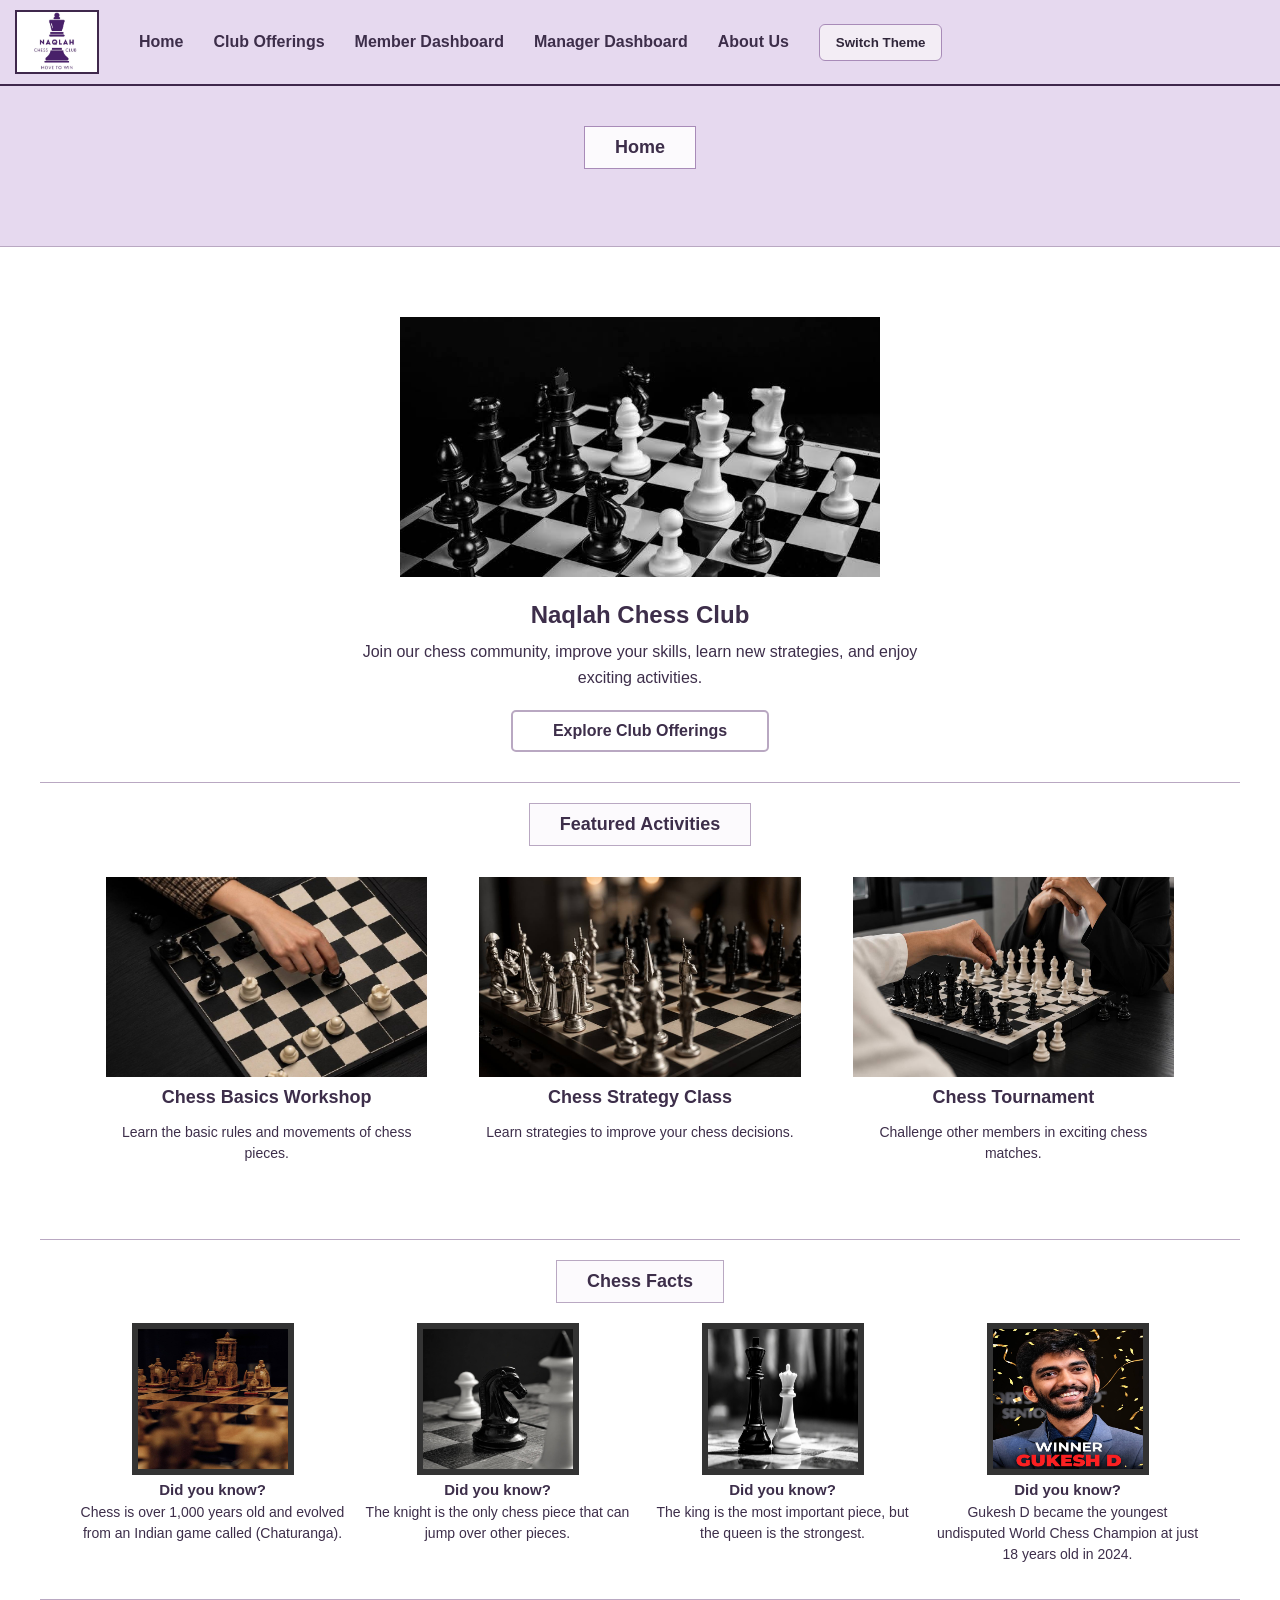
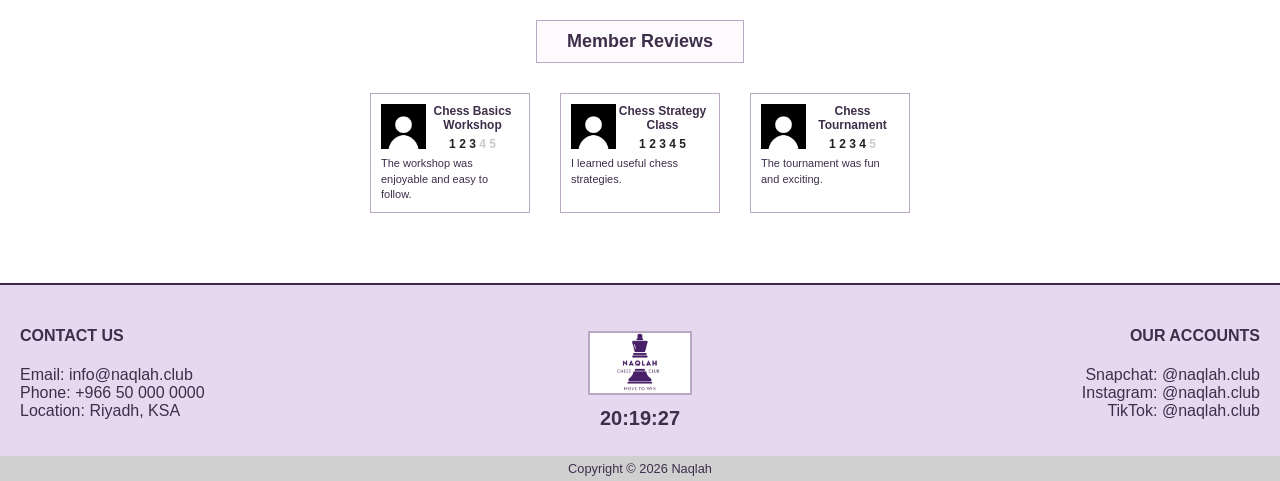
<file: index.html>
<!DOCTYPE html>
<html lang="en">
<head>
    <meta charset="UTF-8">
    <meta name="viewport" content="width=device-width, initial-scale=1">
    <title>Home - Naqlah Chess Club</title>
    <link rel="stylesheet" href="style.css">

</head>
<body class="home-page" onload="startClock()" onscroll="checkScroll()">
        <header>
        <div class="logo-container">
            <img src="images/logo.png" alt="Naqlah Chess Club logo">
        </div>
        <nav>
            <ul>
                <li><a href="index.html">Home</a></li>
                <li><a href="offerings.html">Club Offerings</a></li>
                <li><a href="member_dashboard.html">Member Dashboard</a></li>
                <li><a href="manager_dashboard.html">Manager Dashboard</a></li>
                <li><a href="About_us.html">About Us</a></li>
            </ul>
        </nav>

<button id="themeToggle" type="button" onclick="switchTheme()">Switch Theme</button>    </header>

    <div class="page-header">
      
        <h1 class="page-title">Home</h1>
    </div>

    <main>
       <section class="hero-section">
    <img src="images/hero1.jpg" alt="Naqlah Chess Club" class="hero-image">

    <h2>Naqlah Chess Club</h2>

    <p>
        Join our chess community, improve your skills,
        learn new strategies, and enjoy exciting activities.
    </p>

    <a href="offerings.html" class="explore-btn" >Explore Club Offerings</a>
</section>


<section class="featured-activities">
    <h2 class="section-subtitle">Featured Activities</h2>

    <div class="activities-container">

        <div class="activity-card">
            <img src="images/chess-basics1.jpg" alt="Chess Basics Workshop">

            <h3>Chess Basics Workshop</h3>

            <p class="activity-description">
                Learn the basic rules and movements of chess pieces.
            </p>

            <p class="activity-extra">
                Suitable for beginners who want to start learning chess.
            </p>
        </div>

        <div class="activity-card">
            <img src="images/chess-strategy1.jpg" alt="Chess Strategy Class">

            <h3>Chess Strategy Class</h3>

            <p class="activity-description">
                Learn strategies to improve your chess decisions.
            </p>

            <p class="activity-extra">
                Practice tactics, planning, and strategic thinking.
            </p>
        </div>

        <div class="activity-card">
            <img src="images/chess-tournament1.jpg" alt="Chess Tournament">

            <h3>Chess Tournament</h3>

            <p class="activity-description">
                Challenge other members in exciting chess matches.
            </p>

            <p class="activity-extra">
                Test your skills and gain tournament experience.
            </p>
        </div>

    </div>
</section>


<section class="chess-facts">
    <h2 class="section-subtitle">Chess Facts</h2>

    <div class="facts-container">

        <div class="fact-card">
            <img src="images/fact1.jpg" alt="Chess pieces">
            <h3>Did you know?</h3>
            <p>Chess is over 1,000 years old and evolved from an Indian game called (Chaturanga).</p>
        </div>

        <div class="fact-card">
            <img src="images/fact2.jpg" alt="Chess queen">
            <h3>Did you know?</h3>
            <p>The knight is the only chess piece that can jump over other pieces.</p>
        </div>

        <div class="fact-card">
            <img src="images/fact3.jpg" alt="Chess players">
            <h3>Did you know?</h3>
            <p>The king is the most important piece, but the queen is the strongest.</p>
        </div>

        <div class="fact-card">
            <img src="images/fact4.jpg" alt="Chessboard">
            <h3>Did you know?</h3>
            <p>Gukesh D became the youngest undisputed World Chess Champion at just 18 years old in 2024.</p>
        </div>

    </div>
</section>

<section class="member-reviews">
  <h2 class="section-subtitle">Member Reviews</h2>
<div class="reviews-container">

    <div class="review-card">
        <img src="images/member1.jpg" alt="Member 1">

        <div class="review-content">
            <h3>Chess Basics Workshop</h3>
            <p class="review-rating">
                <span class="active">1</span>
                <span class="active">2</span>
                <span class="active">3</span>
                <span>4</span>
                <span>5</span>
            </p>
        </div>

        <p class="review-text">
            The workshop was enjoyable and easy to follow.
        </p>
    </div>

    <div class="review-card">
        <img src="images/member1.jpg" alt="Member 2">

        <div class="review-content">
            <h3>Chess Strategy Class</h3>
            <p class="review-rating">
                <span class="active">1</span>
                <span class="active">2</span>
                <span class="active">3</span>
                <span class="active">4</span>
                <span class="active">5</span>
            </p>
        </div>

        <p class="review-text">
            I learned useful chess strategies.
        </p>
    </div>

    <div class="review-card">
        <img src="images/member1.jpg" alt="Member 3">

        <div class="review-content">
            <h3>Chess Tournament</h3>
            <p class="review-rating">
                <span class="active">1</span>
                <span class="active">2</span>
                <span class="active">3</span>
                <span class="active">4</span>
                <span>5</span>
            </p>
        </div>

        <p class="review-text">
            The tournament was fun and exciting.
        </p>
   </div>
</div>
</section>
           
    </main>

    <footer>
        
        <div class="footer-col">

            <h2>CONTACT US</h2>

            <ul class="contact-list">
                <li>Email: info@naqlah.club</li>
                <li>Phone: +966 50 000 0000</li>
                <li>Location: Riyadh, KSA</li>
            </ul>
            
        </div>
        


        <div class="footer-col footer-logo">

            <div><img src="images/logo.png" alt="Naqlah Chess Club logo"></div>
            <p id="clock"></p>
        </div>

        <div class="footer-col footer-right">

            <h2>OUR ACCOUNTS</h2>
        
            <ul class="social-list">
                <li>Snapchat: @naqlah.club</li>
                <li>Instagram: @naqlah.club</li>
                <li>TikTok: @naqlah.club</li>
            </ul>
        </div>

    </footer>
    <div class="copyright">
        Copyright &copy; 2026 Naqlah
    </div>
    <button id="backToTop" onclick="backToTop()">
        Back to Top ▲
    </button>
        <script src="home-Offerings_js.js"></script>
    <script src="theme.js"></script>

</body>
</html>
</file>
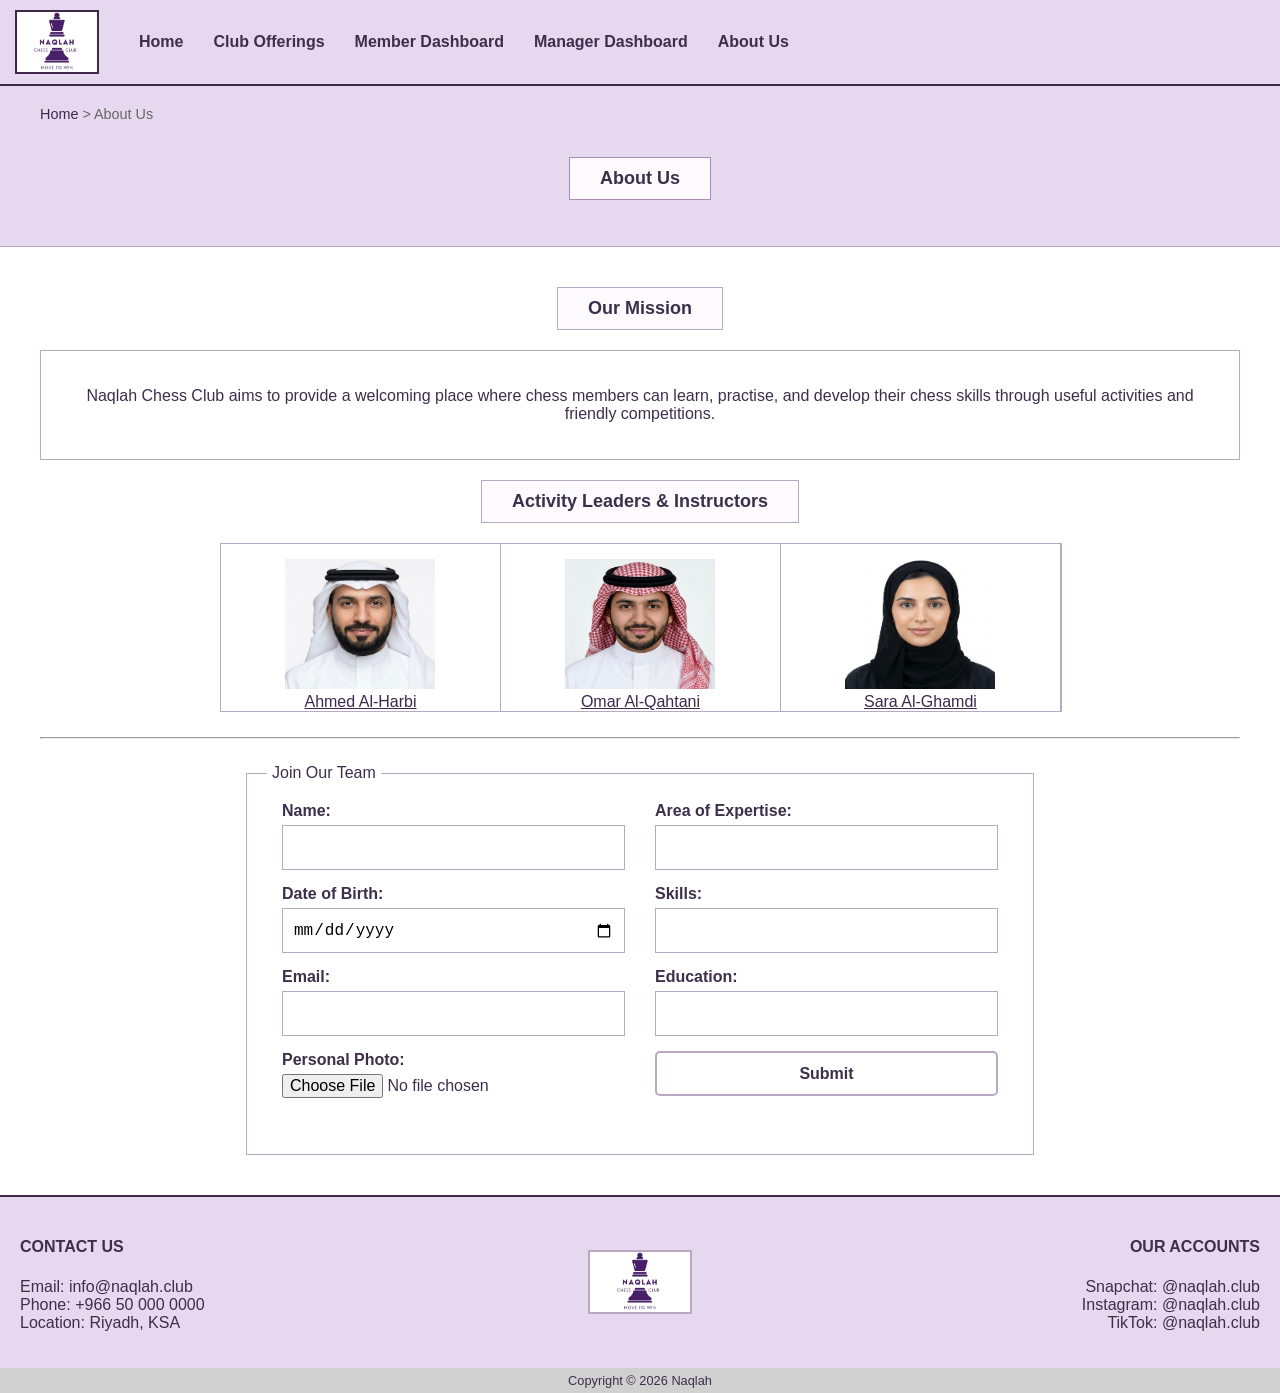
<file: About_us.html>
<!DOCTYPE html>
<html lang="en">
<head>
    <meta charset="UTF-8">
    <title>About Us - Naqlah Chess Club</title>
    <link rel="stylesheet" href="style.css">
    <script src="About_us_js.js"></script>
</head>
<body>
    <header>
        <div class="logo-container">
            <img src="images/logo.png" alt="Naqlah Chess Club logo">
        </div>
        <nav>
            <ul>
                <li><a href="index.html">Home</a></li>
                <li><a href="offerings.html">Club Offerings</a></li>
                <li><a href="member_dashboard.html">Member Dashboard</a></li>
                <li><a href="manager_dashboard.html">Manager Dashboard</a></li>
                <li><a href="About_us.html">About Us</a></li>
            </ul>
        </nav>
    </header>

    <div class="page-header">
        <div class="breadcrumbs">
            <a href="index.html">Home</a> &gt; About Us
        </div>
        <h1 class="page-title">About Us</h1>
    </div>

    <main>
        <section class="mission-section">

          <h2 class="section-subtitle">Our Mission</h2>
          <div class="mission-box">
                <p>Naqlah Chess Club aims to provide a welcoming place where chess members can learn, practise, and develop their chess skills through useful activities and friendly competitions.</p>
          </div>

        </section>

        <section class="leaders-section">
           <h2 class="section-subtitle">Activity Leaders &amp; Instructors</h2>
            <div class="leaders-list">
                <div class="leader-card">
                    <img src="images/instructor1_photo.jpg" alt="Ahmed Al-Harbi photo">
                    <a href="instructor1.html">Ahmed Al-Harbi</a>                    
                </div>

               <div class="leader-card">
                    <img src="images/instructor2_photo.jpg" alt="Omar Al-Qahtani photo">
                    <a href="instructor2.html">Omar Al-Qahtani</a>
                </div>

                <div class="leader-card">
                   <img src="images/instructor3_photo.jpg" alt="Sara Al-Ghamdi photo">
                   <a href="instructor3.html">Sara Al-Ghamdi</a>
                </div>

                 <div class="leader-card">
                   <img src="images/instructor4_photo.jpg" alt="Khalid Al-Mutairi photo">
                   <a href="instructor4.html">Khalid Al-Mutairi</a>
                </div>

                 <div class="leader-card">
                   <img src="images/instructor5_photo.jpg" alt="Noor Al-Zahrani photo">
                   <a href="instructor5.html">Noor Al-Zahrani</a>
                </div>

                 <div class="leader-card">
                   <img src="images/instructor6_photo.jpg" alt="Reem Al-Otaibi photo">
                   <a href="instructor6.html">Reem Al-Otaibi</a>
                </div>

            </div>
       </section>
            <hr>

        <div class="form-container">

    <form id="joinTeamForm" action="#" method="post" novalidate onsubmit="return submitJoinTeam();">                <fieldset>
                    <legend>Join Our Team</legend>

                    <div class="form-row">

                        <div class="form-col">

                            <label for="name">Name:</label>
                            <input type="text" id="name" name="name" required>

                            <label for="birth">Date of Birth:</label>
                            <input type="date" id="birth" name="birth" required>

                            <label for="email">Email:</label>
                            <input type="email" id="email" name="email" required>

                            <label for="photo">Personal Photo:</label>
                            <input type="file" id="photo" name="photo" accept="image/*" required>
                        </div>

                        <div class="form-col">

                            <label for="expertise">Area of Expertise:</label>
                            <input type="text" id="expertise" name="expertise" required>

                            <label for="skills">Skills:</label>
                            <input type="text" id="skills" name="skills" required>

                             <label for="education">Education:</label>
                            <input type="text" id="education" name="education" required>

                            <input type="submit" value="Submit" class="submit-btn">

                         </div>

                     </div>

              </fieldset>

    </form>

</div>
    </main>

    <footer>
        <div class="footer-col">
            <h2>CONTACT US</h2>
            <ul class="contact-list">
                <li>Email: info@naqlah.club</li>
                <li>Phone: +966 50 000 0000</li>
                <li>Location: Riyadh, KSA</li>
            </ul>
        </div>
        <div class="footer-col footer-logo">
            <div><img src="images/logo.png" alt="Naqlah Chess Club logo"></div>
        </div>
        <div class="footer-col footer-right">
            <h2>OUR ACCOUNTS</h2>
            <ul class="social-list">
                <li>Snapchat: @naqlah.club</li>
                <li>Instagram: @naqlah.club</li>
                <li>TikTok: @naqlah.club</li>
            </ul>
        </div>
    </footer>
    <div class="copyright">
        Copyright &copy; 2026 Naqlah
    </div>
        <script src="theme.js"></script>

</body>
</html>
</file>
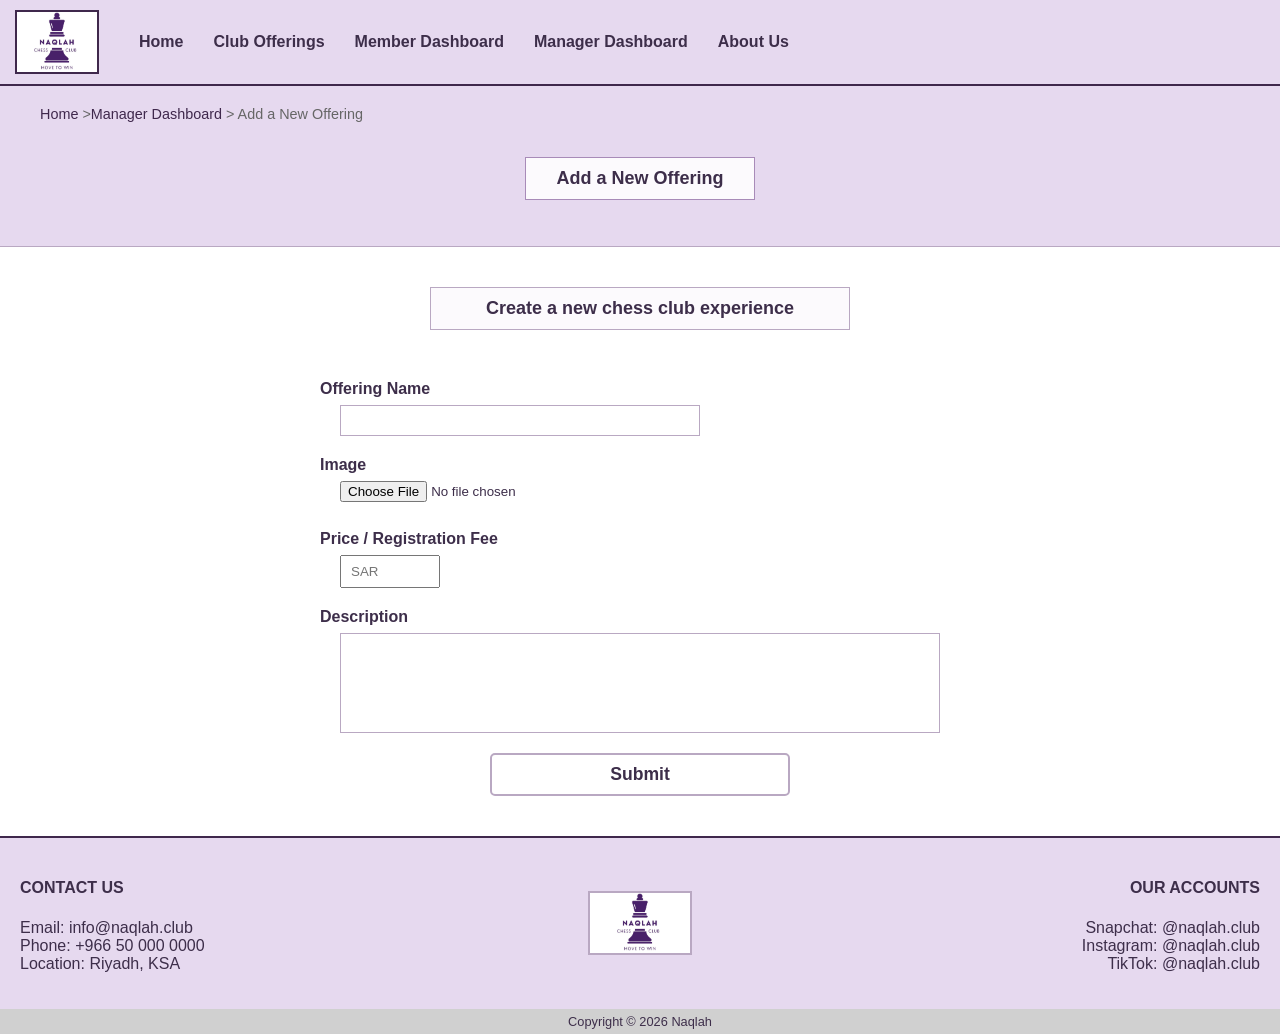
<file: add_offering.html>
<!DOCTYPE html>
<html lang="en">
<head>
    <meta charset="UTF-8">
    <title>Add a New Offering - Naqlah Chess Club</title>
    <link rel="stylesheet" href="style.css">
    <script src="manager_js.js"></script>
</head>

<body>
    <header>
        <div class="logo-container">
            <img src="images/logo.png" alt="Naqlah Chess Club logo">
        </div>
        <nav>
            <ul>
                <li><a href="index.html">Home</a></li>
                <li><a href="offerings.html">Club Offerings</a></li>
                <li><a href="member_dashboard.html">Member Dashboard</a></li>
                <li><a href="manager_dashboard.html">Manager Dashboard</a></li>
                <li><a href="About_us.html">About Us</a></li>
            </ul>
        </nav>
    </header>

    <div class="page-header">
        <div class="breadcrumbs">
            <a href="index.html">Home</a> &gt;<a href="manager_dashboard.html">Manager Dashboard</a> &gt; Add a New Offering
        </div>
            <h1 class="page-title">Add a New Offering</h1>
    </div>

<main> 
        <p class="manager-intro">Create a new chess club experience</p>
        <form class="manager-add-form" id="addOfferingForm" action="#" method="post" novalidate onsubmit="return addOffering();">
          <label for="offering-name">Offering Name</label>
             <input type="text" id="offering-name" name="offering_name" required>

          <label for="offering-image">Image</label>
             <input type="file" id="offering-image" name="offering_image" accept="image/*" required>
         
          <label for="offering-price">Price / Registration Fee</label>
            <input type="number" id="offering-price" name="offering_price" min="0" placeholder="SAR" required>
          
          <label for="offering-description">Description</label>
            <textarea id="offering-description" name="offering_description" required></textarea>
            
          <input type="submit" value="Submit" class="submit-btn">
        </form>
</main>


<footer>
     <div class="footer-col">
         <h2>CONTACT US</h2>
            <ul class="contact-list">
                <li>Email: info@naqlah.club</li>
                <li>Phone: +966 50 000 0000</li>
                <li>Location: Riyadh, KSA</li>
            </ul>
        </div>
        <div class="footer-col footer-logo">
            <div><img src="images/logo.png" alt="Naqlah Chess Club logo" ></div>
        </div>
        <div class="footer-col footer-right">
            <h2>OUR ACCOUNTS</h2>
         <ul class="social-list">
              <li>Snapchat: @naqlah.club</li>
                <li>Instagram: @naqlah.club</li>
                <li>TikTok: @naqlah.club</li>
           </ul>
     </div>
</footer>

      <div class="copyright">
        Copyright &copy; 2026 Naqlah
      </div>
    <script src="theme.js"></script>

</body>
</html>
</file>
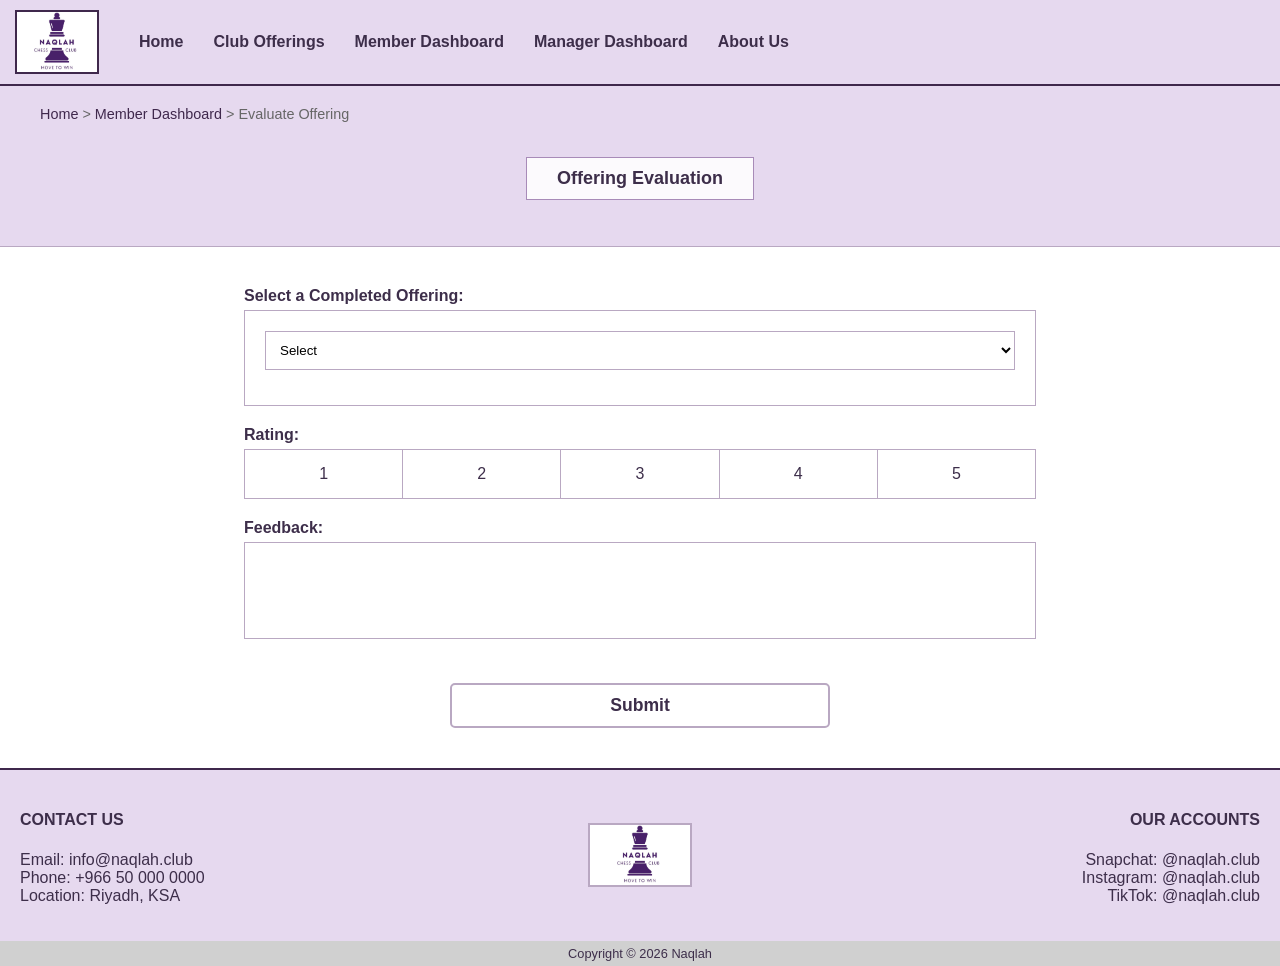
<file: evaluate_offering.html>
<!DOCTYPE html>
<html lang="en">
<head>
    <meta charset="UTF-8">
<title>Evaluate Offering - Naqlah Chess Club</title>
    <link rel="stylesheet" href="style.css">
</head>
<body class="member-pages">
    <header>
        <div class="logo-container">
            <img src="images/logo.png" alt="Naqlah Chess Club logo">
        </div>
        <nav>
              <ul>
                <li><a href="index.html">Home</a></li>
                <li><a href="offerings.html">Club Offerings</a></li>
                <li><a href="member_dashboard.html">Member Dashboard</a></li>
                <li><a href="manager_dashboard.html">Manager Dashboard</a></li>
                <li><a href="About_us.html">About Us</a></li>
            </ul>
        </nav>
    </header>

    <div class="page-header">
        <div class="breadcrumbs">
            <a href="index.html">Home</a> &gt; <a href="member_dashboard.html">Member Dashboard</a> &gt; Evaluate Offering
        </div>
        <h1 class="page-title">Offering Evaluation</h1>
    </div>

    <main>
        <div class="form-container">
            <form action="#" method="POST" onsubmit="return evaluateOffering();">
                
                <label for="evalOfferingSelect">Select a Completed Offering:</label>
                <div class="select-box-container">
                    <select id="evalOfferingSelect" name="offering" required title="Please select a completed offering.">
                        <option value="" disabled selected>Select</option>
                        <option value="Chess Basics Workshop">Chess Basics Workshop</option>
                        <option value="Chess Social Meetup">Chess Social Meetup</option>
                        <option value="Game Analysis Session">Game Analysis Session</option>
                    </select>
                </div>

                <p class="rating-title">Rating:</p>

              <div class="rating-container">

    <input type="radio" id="rate1" name="rating" value="1" required title="Please select a rating.">
    <label class="rating-divider" for="rate1">1</label>

    <input type="radio" id="rate2" name="rating" value="2">
    <label class="rating-divider" for="rate2">2</label>

    <input type="radio" id="rate3" name="rating" value="3">
    <label class="rating-divider" for="rate3">3</label>

    <input type="radio" id="rate4" name="rating" value="4">
    <label class="rating-divider" for="rate4">4</label>

    <input type="radio" id="rate5" name="rating" value="5">
    <label for="rate5">5</label>

            </div>

                <label for="feedbackText">Feedback:</label>
                <textarea id="feedbackText" name="feedback" rows="5" required title="Please enter your feedback."></textarea>

                <div class="submit-btn-container">
                    <input type="submit" value="Submit" class="submit-btn">
                </div>
            </form>
        </div>
    </main>

    <footer>
        <div class="footer-col">
            <h2>CONTACT US</h2>
            <ul class="contact-list">
                <li>Email: info@naqlah.club</li>
                <li>Phone: +966 50 000 0000</li>
                <li>Location: Riyadh, KSA</li>
            </ul>
        </div>
        <div class="footer-col footer-logo">
            <div><img src="images/logo.png" alt="Naqlah Chess Club logo" ></div>
        </div>
        <div class="footer-col footer-right">
            <h2>OUR ACCOUNTS</h2>
            <ul class="social-list">
                <li>Snapchat: @naqlah.club</li>
                <li>Instagram: @naqlah.club</li>
                <li>TikTok: @naqlah.club</li>
            </ul>
        </div>
    </footer>
    <div class="copyright">
        Copyright &copy; 2026 Naqlah
    </div>
    <script src="Member_js.js"></script>
        <script src="theme.js"></script>

</body>
</html>
</file>
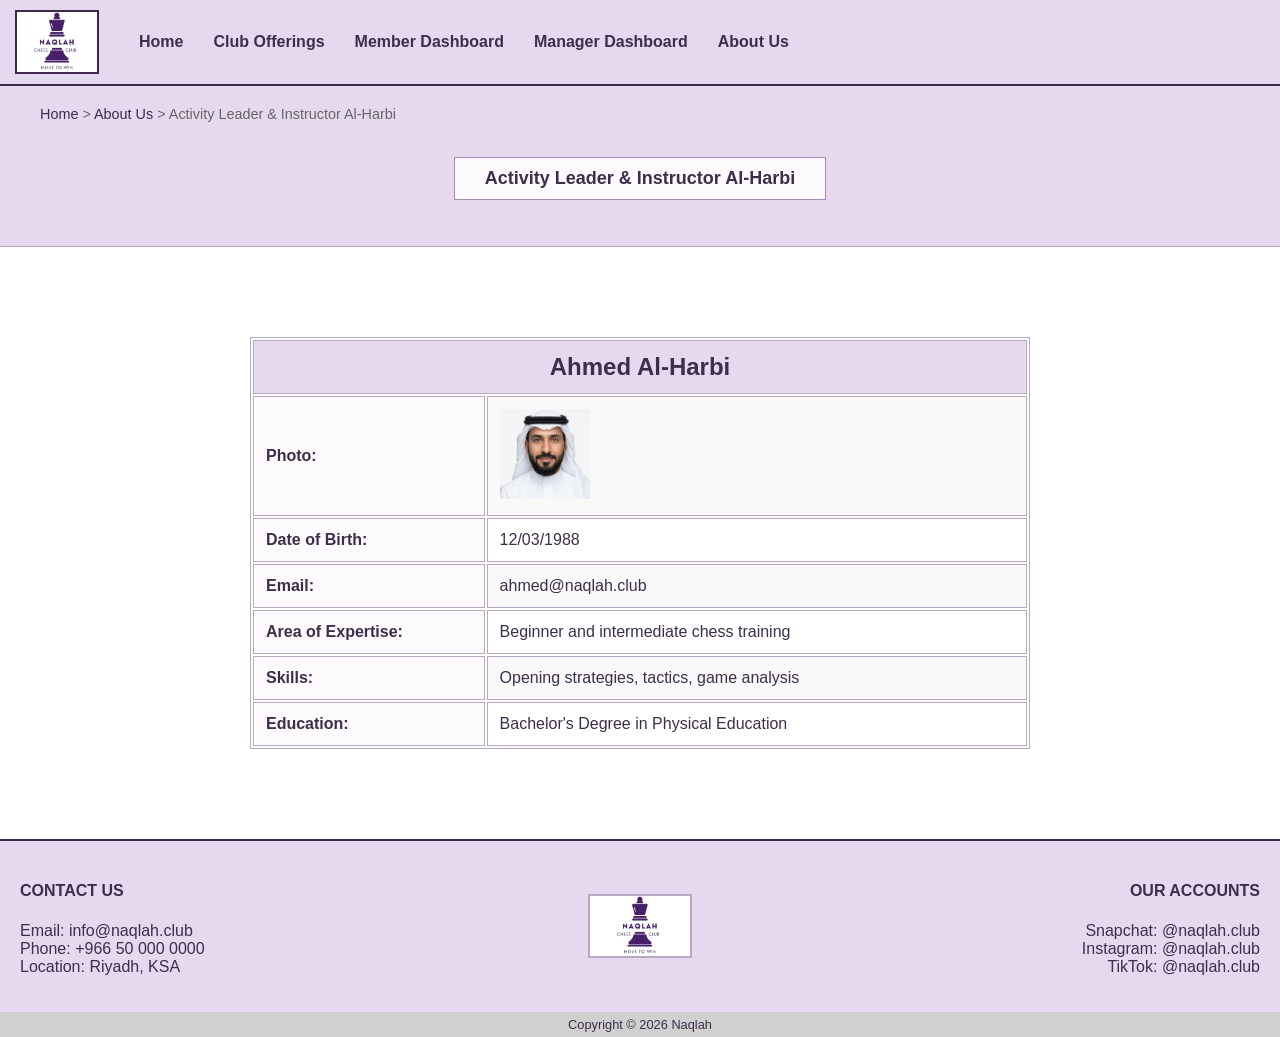
<file: instructor1.html>
<!DOCTYPE html>
<html lang="en">
<head>
    <meta charset="UTF-8">
    <title> Ahmed Al-Harbi - Naqlah Chess Club</title>
    <link rel="stylesheet" href="style.css">
</head>
<body>
    <header>
        <div class="logo-container">
            <img src="images/logo.png" alt="Naqlah Chess Club logo">
        </div>
        <nav>
            <ul>
                <li><a href="index.html">Home</a></li>
                <li><a href="offerings.html">Club Offerings</a></li>
                <li><a href="member_dashboard.html">Member Dashboard</a></li>
                <li><a href="manager_dashboard.html">Manager Dashboard</a></li>
                <li><a href="About_us.html">About Us</a></li>
            </ul>
        </nav>
    </header>

<div class="page-header">

    <div class="breadcrumbs">
        <a href="index.html">Home</a> &gt;
        <a href="About_us.html">About Us</a> &gt;
        Activity Leader & Instructor Al-Harbi
    </div>

    <h1 class="page-title">
        Activity Leader & Instructor Al-Harbi
    </h1>

</div>

<main>

    <div class="profile-section">

        <table class="profile-table">

            <tr>
                <th class="profile-title" colspan="2">Ahmed Al-Harbi</th>
            </tr>

            <tr class="even-row">
                <th>Photo:</th>
                <td>
                    <img src="images/instructor1_photo.jpg"
                         alt="Ahmed Alharbi Photo"
                         class="profile-photo">
                </td>
            </tr>

            <tr>
                <th>Date of Birth:</th>
                <td>12/03/1988</td>
            </tr>

            <tr class="even-row">
                <th>Email:</th>
                <td>ahmed@naqlah.club</td>
            </tr>

            <tr>
                <th>Area of Expertise:</th>
                <td>Beginner and intermediate chess training</td>
            </tr>

            <tr class="even-row">
                <th>Skills:</th>
                <td>Opening strategies, tactics, game analysis</td>
            </tr>

            <tr>
                <th>Education:</th>
                <td>Bachelor's Degree in Physical Education</td>
            </tr>

        </table>

    </div>

</main>

 <footer>
        <div class="footer-col">
            <h2>CONTACT US</h2>
            <ul class="contact-list">
                <li>Email: info@naqlah.club</li>
                <li>Phone: +966 50 000 0000</li>
                <li>Location: Riyadh, KSA</li>
            </ul>
        </div>
        <div class="footer-col footer-logo">
            <div><img src="images/logo.png" alt="Naqlah Chess Club logo" ></div>
        </div>
        <div class="footer-col footer-right">
            <h2>OUR ACCOUNTS</h2>
            <ul class="social-list">
                <li>Snapchat: @naqlah.club</li>
                <li>Instagram: @naqlah.club</li>
                <li>TikTok: @naqlah.club</li>
            </ul>
        </div>
    </footer>
    <div class="copyright">
        Copyright &copy; 2026 Naqlah
    </div>
        <script src="theme.js"></script>

</body>
</html>
</file>
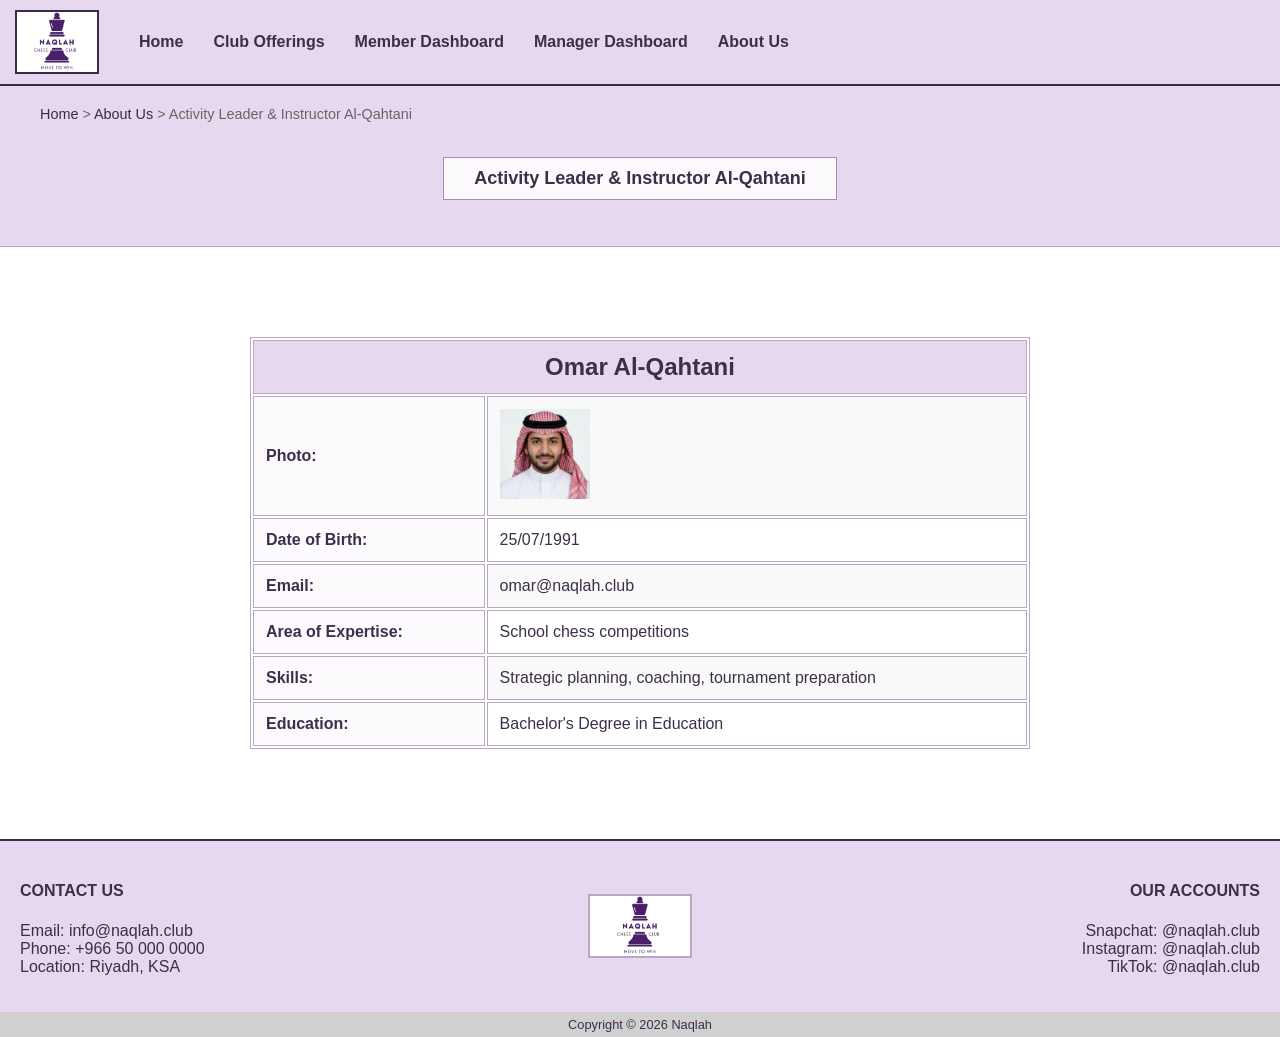
<file: instructor2.html>
<!DOCTYPE html>
<html lang="en">
<head>
    <meta charset="UTF-8">
    <title> Omar Al-Qahtani - Naqlah Chess Club</title>
    <link rel="stylesheet" href="style.css">
</head>
<body>
    <header>
        <div class="logo-container">
            <img src="images/logo.png" alt="Naqlah Chess Club logo">
        </div>
        <nav>
            <ul>
                <li><a href="index.html">Home</a></li>
                <li><a href="offerings.html">Club Offerings</a></li>
                <li><a href="member_dashboard.html">Member Dashboard</a></li>
                <li><a href="manager_dashboard.html">Manager Dashboard</a></li>
                <li><a href="About_us.html">About Us</a></li>
            </ul>
        </nav>
    </header>

<div class="page-header">

    <div class="breadcrumbs">
        <a href="index.html">Home</a> &gt;
        <a href="About_us.html">About Us</a> &gt;
        Activity Leader & Instructor Al-Qahtani
    </div>

    <h1 class="page-title">
        Activity Leader & Instructor Al-Qahtani
    </h1>

</div>

<main>

    <div class="profile-section">

        <table class="profile-table">

            <tr>
                <th class="profile-title" colspan="2">Omar Al-Qahtani</th>
            </tr>

            <tr class="even-row">
                <th>Photo:</th>
                <td>
                    <img src="images/instructor2_photo.jpg"
                         alt="Omar Al-Qahtani Photo"
                         class="profile-photo">
                </td>
            </tr>

            <tr>
                <th>Date of Birth:</th>
                <td>25/07/1991</td>
            </tr>

            <tr class="even-row">
                <th>Email:</th>
                <td>omar@naqlah.club</td>
            </tr>

            <tr>
                <th>Area of Expertise:</th>
                <td>School chess competitions</td>
            </tr>

            <tr class="even-row">
                <th>Skills:</th>
                <td>Strategic planning, coaching, tournament preparation</td>
            </tr>

            <tr>
                <th>Education:</th>
                <td>Bachelor's Degree in Education</td>
            </tr>

        </table>

    </div>

</main>

 <footer>
        <div class="footer-col">
            <h2>CONTACT US</h2>
            <ul class="contact-list">
                <li>Email: info@naqlah.club</li>
                <li>Phone: +966 50 000 0000</li>
                <li>Location: Riyadh, KSA</li>
            </ul>
        </div>
        <div class="footer-col footer-logo">
            <div><img src="images/logo.png" alt="Naqlah Chess Club logo"></div>
        </div>
        <div class="footer-col footer-right">
            <h2>OUR ACCOUNTS</h2>
            <ul class="social-list">
                <li>Snapchat: @naqlah.club</li>
                <li>Instagram: @naqlah.club</li>
                <li>TikTok: @naqlah.club</li>
            </ul>
        </div>
    </footer>
    <div class="copyright">
        Copyright &copy; 2026 Naqlah
    </div>
        <script src="theme.js"></script>

</body>
</html>
</file>
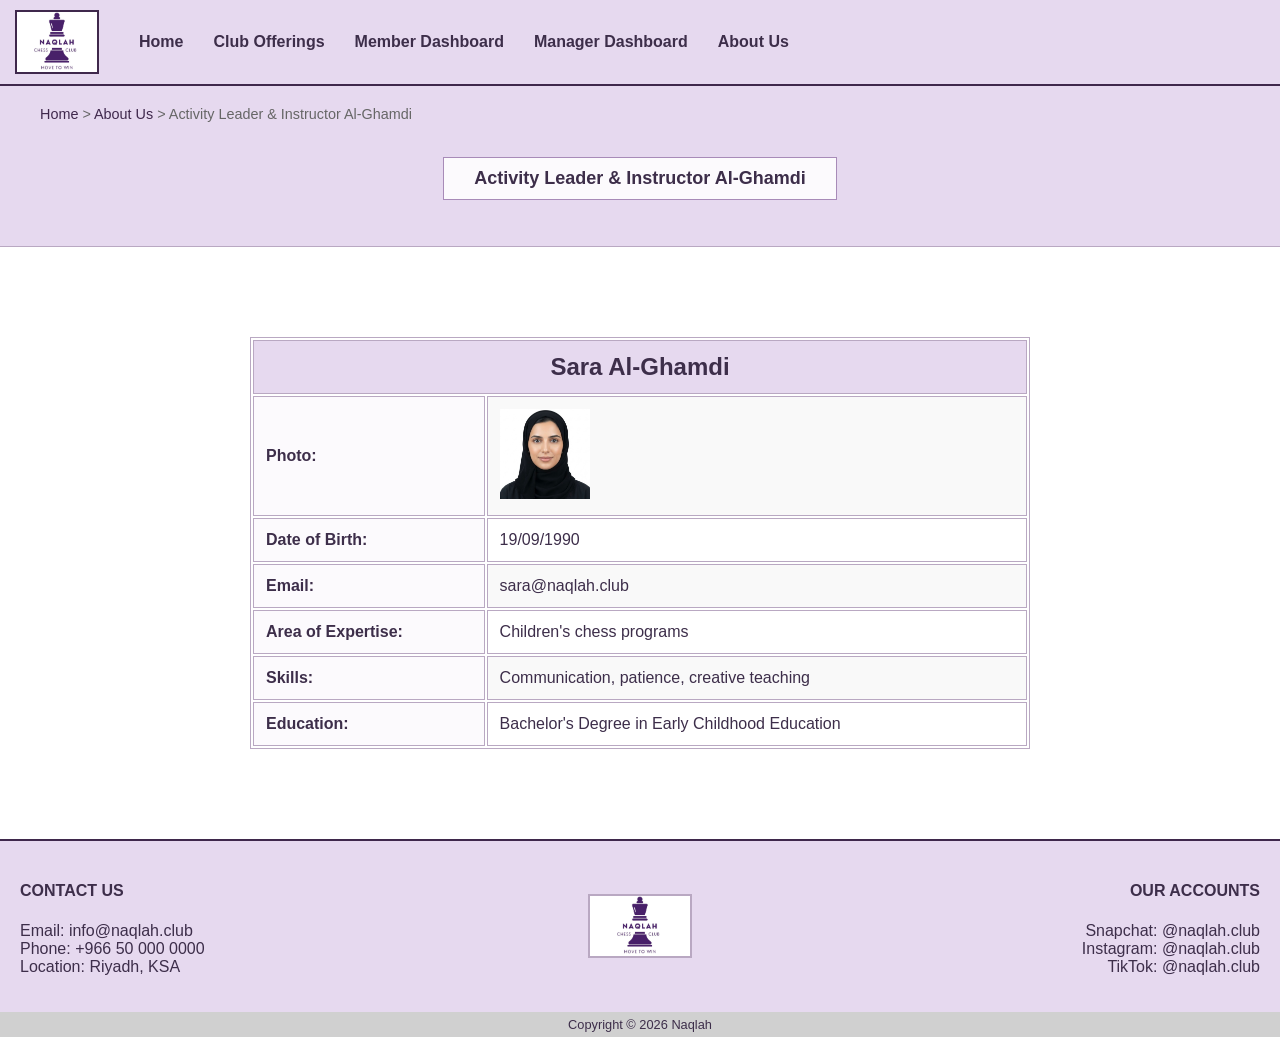
<file: instructor3.html>
<!DOCTYPE html>
<html lang="en">
<head>
    <meta charset="UTF-8">
    <title> Sara Al-Ghamdi - Naqlah Chess Club</title>
    <link rel="stylesheet" href="style.css">
</head>
<body>
    <header>
        <div class="logo-container">
            <img src="images/logo.png" alt="Naqlah Chess Club logo">
        </div>
        <nav>
            <ul>
                <li><a href="index.html">Home</a></li>
                <li><a href="offerings.html">Club Offerings</a></li>
                <li><a href="member_dashboard.html">Member Dashboard</a></li>
                <li><a href="manager_dashboard.html">Manager Dashboard</a></li>
                <li><a href="About_us.html">About Us</a></li>
            </ul>
        </nav>
    </header>

<div class="page-header">

    <div class="breadcrumbs">
        <a href="index.html">Home</a> &gt;
        <a href="About_us.html">About Us</a> &gt;
        Activity Leader & Instructor Al-Ghamdi
    </div>

    <h1 class="page-title">
        Activity Leader & Instructor Al-Ghamdi
    </h1>

</div>

<main>

    <div class="profile-section">

        <table class="profile-table">

            <tr>
                <th class="profile-title" colspan="2">Sara Al-Ghamdi</th>
            </tr>

            <tr class="even-row">
                <th>Photo:</th>
                <td>
                    <img src="images/instructor3_photo.jpg"
                         alt="Sara Al-Ghamdi Photo"
                         class="profile-photo">
                </td>
            </tr>

            <tr>
                <th>Date of Birth:</th>
                <td>19/09/1990</td>
            </tr>

            <tr class="even-row">
                <th>Email:</th>
                <td>sara@naqlah.club</td>
            </tr>

            <tr>
                <th>Area of Expertise:</th>
                <td>Children's chess programs</td>
            </tr>

            <tr class="even-row">
                <th>Skills:</th>
                <td>Communication, patience, creative teaching</td>
            </tr>

            <tr>
                <th>Education:</th>
                <td>Bachelor's Degree in Early Childhood Education</td>
            </tr>

        </table>

    </div>

</main>

 <footer>
        <div class="footer-col">
            <h2>CONTACT US</h2>
            <ul class="contact-list">
                <li>Email: info@naqlah.club</li>
                <li>Phone: +966 50 000 0000</li>
                <li>Location: Riyadh, KSA</li>
            </ul>
        </div>
        <div class="footer-col footer-logo">
            <div><img src="images/logo.png" alt="Naqlah Chess Club logo"></div>
        </div>
        <div class="footer-col footer-right">
            <h2>OUR ACCOUNTS</h2>
            <ul class="social-list">
                <li>Snapchat: @naqlah.club</li>
                <li>Instagram: @naqlah.club</li>
                <li>TikTok: @naqlah.club</li>
            </ul>
        </div>
    </footer>
    <div class="copyright">
        Copyright &copy; 2026 Naqlah
    </div>
        <script src="theme.js"></script>

</body>
</html>
</file>
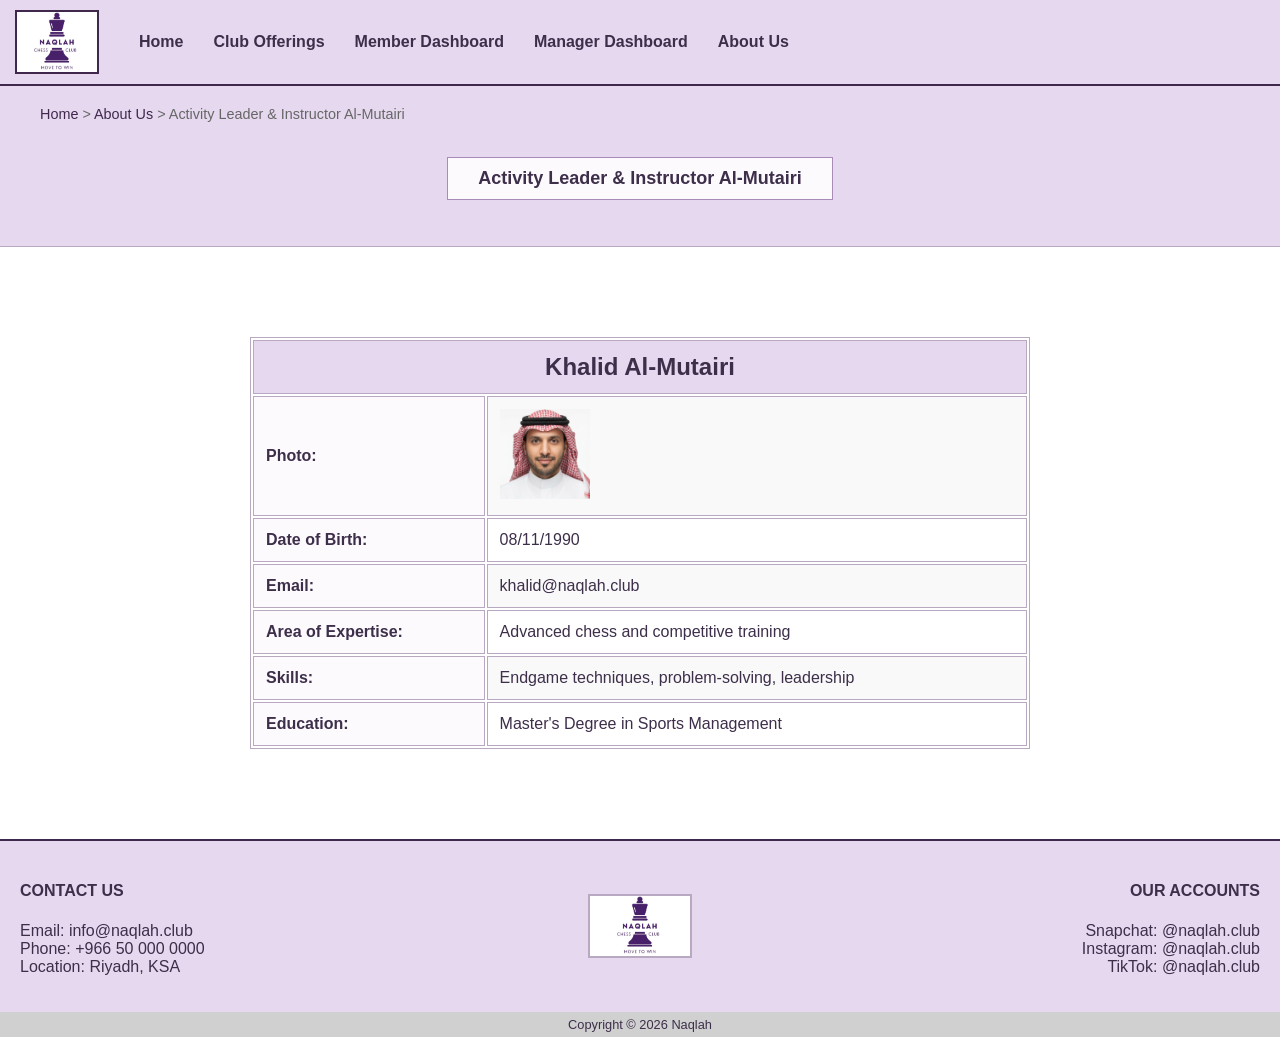
<file: instructor4.html>
<!DOCTYPE html>
<html lang="en">
<head>
    <meta charset="UTF-8">
    <title> Khalid Al-Mutairi - Naqlah Chess Club</title>
    <link rel="stylesheet" href="style.css">
</head>
<body>
    <header>
        <div class="logo-container">
            <img src="images/logo.png" alt="Naqlah Chess Club logo">
        </div>
        <nav>
            <ul>
                <li><a href="index.html">Home</a></li>
                <li><a href="offerings.html">Club Offerings</a></li>
                <li><a href="member_dashboard.html">Member Dashboard</a></li>
                <li><a href="manager_dashboard.html">Manager Dashboard</a></li>
                <li><a href="About_us.html">About Us</a></li>
            </ul>
        </nav>
    </header>

<div class="page-header">

    <div class="breadcrumbs">
        <a href="index.html">Home</a> &gt;
        <a href="About_us.html">About Us</a> &gt;
        Activity Leader & Instructor Al-Mutairi
    </div>

    <h1 class="page-title">
        Activity Leader & Instructor Al-Mutairi
    </h1>

</div>

<main>

    <div class="profile-section">

        <table class="profile-table">

            <tr>
                <th class="profile-title" colspan="2">Khalid Al-Mutairi</th>
            </tr>

            <tr class="even-row">
                <th>Photo:</th>
                <td>
                    <img src="images/instructor4_photo.jpg"
                         alt="Khalid Al-Mutairi Photo"
                         class="profile-photo">
                </td>
            </tr>

            <tr>
                <th>Date of Birth:</th>
                <td>08/11/1990</td>
            </tr>

            <tr class="even-row">
                <th>Email:</th>
                <td>khalid@naqlah.club</td>
            </tr>

            <tr>
                <th>Area of Expertise:</th>
                <td>Advanced chess and competitive training</td>
            </tr>

            <tr class="even-row">
                <th>Skills:</th>
                <td>Endgame techniques, problem-solving, leadership</td>
            </tr>

            <tr>
                <th>Education:</th>
                <td>Master's Degree in Sports Management</td>
            </tr>

        </table>

    </div>

</main>

 <footer>
        <div class="footer-col">
            <h2>CONTACT US</h2>
            <ul class="contact-list">
                <li>Email: info@naqlah.club</li>
                <li>Phone: +966 50 000 0000</li>
                <li>Location: Riyadh, KSA</li>
            </ul>
        </div>
        <div class="footer-col footer-logo">
            <div><img src="images/logo.png" alt="Naqlah Chess Club logo"></div>
        </div>
        <div class="footer-col footer-right">
            <h2>OUR ACCOUNTS</h2>
            <ul class="social-list">
                <li>Snapchat: @naqlah.club</li>
                <li>Instagram: @naqlah.club</li>
                <li>TikTok: @naqlah.club</li>
            </ul>
        </div>
    </footer>
    <div class="copyright">
        Copyright &copy; 2026 Naqlah
    </div>
        <script src="theme.js"></script>

</body>
</html>
</file>
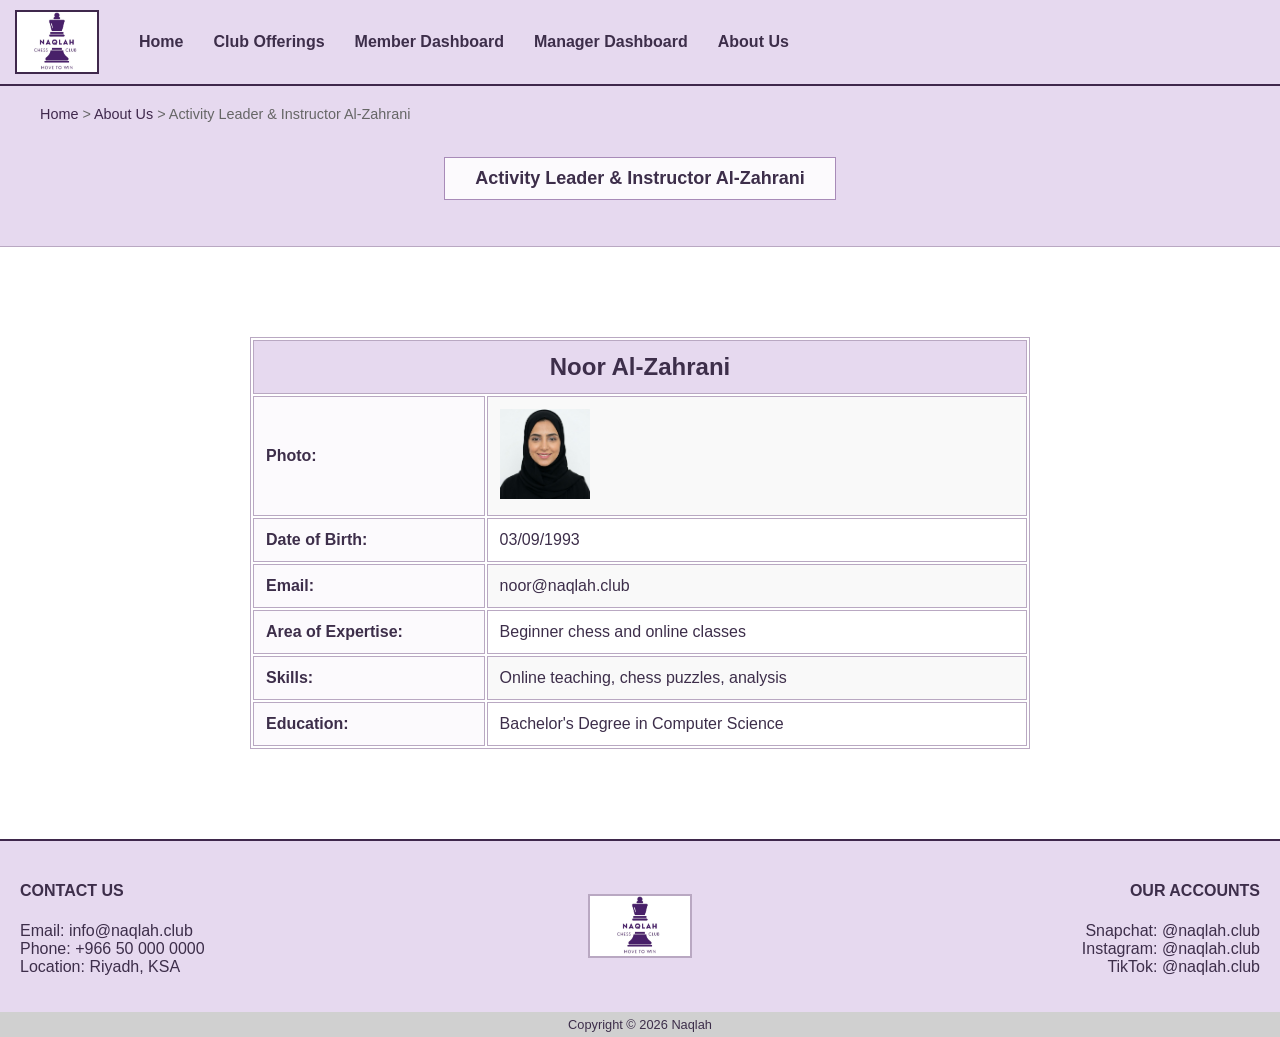
<file: instructor5.html>
<!DOCTYPE html>
<html lang="en">
<head>
    <meta charset="UTF-8">
    <title> Noor Al-Zahrani- Naqlah Chess Club</title>
    <link rel="stylesheet" href="style.css">
</head>
<body>
    <header>
        <div class="logo-container">
            <img src="images/logo.png" alt="Naqlah Chess Club logo">
        </div>
        <nav>
            <ul>
                <li><a href="index.html">Home</a></li>
                <li><a href="offerings.html">Club Offerings</a></li>
                <li><a href="member_dashboard.html">Member Dashboard</a></li>
                <li><a href="manager_dashboard.html">Manager Dashboard</a></li>
                <li><a href="About_us.html">About Us</a></li>
            </ul>
        </nav>
    </header>

<div class="page-header">

    <div class="breadcrumbs">
        <a href="index.html">Home</a> &gt;
        <a href="About_us.html">About Us</a> &gt;
        Activity Leader & Instructor Al-Zahrani
    </div>

    <h1 class="page-title">
        Activity Leader & Instructor Al-Zahrani
    </h1>

</div>

<main>

    <div class="profile-section">

        <table class="profile-table">

            <tr>
                <th class="profile-title" colspan="2">Noor Al-Zahrani</th>
            </tr>

            <tr class="even-row">
                <th>Photo:</th>
                <td>
                    <img src="images/instructor5_photo.jpg"
                         alt="Noor Al-Zahrani Photo"
                         class="profile-photo">
                </td>
            </tr>

            <tr>
                <th>Date of Birth:</th>
                <td>03/09/1993</td>
            </tr>

            <tr class="even-row">
                <th>Email:</th>
                <td>noor@naqlah.club</td>
            </tr>

            <tr>
                <th>Area of Expertise:</th>
                <td>Beginner chess and online classes</td>
            </tr>

            <tr class="even-row">
                <th>Skills:</th>
                <td>Online teaching, chess puzzles, analysis</td>
            </tr>

            <tr>
                <th>Education:</th>
                <td>Bachelor's Degree in Computer Science</td>
            </tr>

        </table>

    </div>

</main>

 <footer>
        <div class="footer-col">
            <h2>CONTACT US</h2>
            <ul class="contact-list">
                <li>Email: info@naqlah.club</li>
                <li>Phone: +966 50 000 0000</li>
                <li>Location: Riyadh, KSA</li>
            </ul>
        </div>
        <div class="footer-col footer-logo">
            <div><img src="images/logo.png" alt="Naqlah Chess Club logo" ></div>
        </div>
        <div class="footer-col footer-right">
            <h2>OUR ACCOUNTS</h2>
            <ul class="social-list">
                <li>Snapchat: @naqlah.club</li>
                <li>Instagram: @naqlah.club</li>
                <li>TikTok: @naqlah.club</li>
            </ul>
        </div>
    </footer>
    <div class="copyright">
        Copyright &copy; 2026 Naqlah
    </div>
        <script src="theme.js"></script>

</body>
</html>
</file>
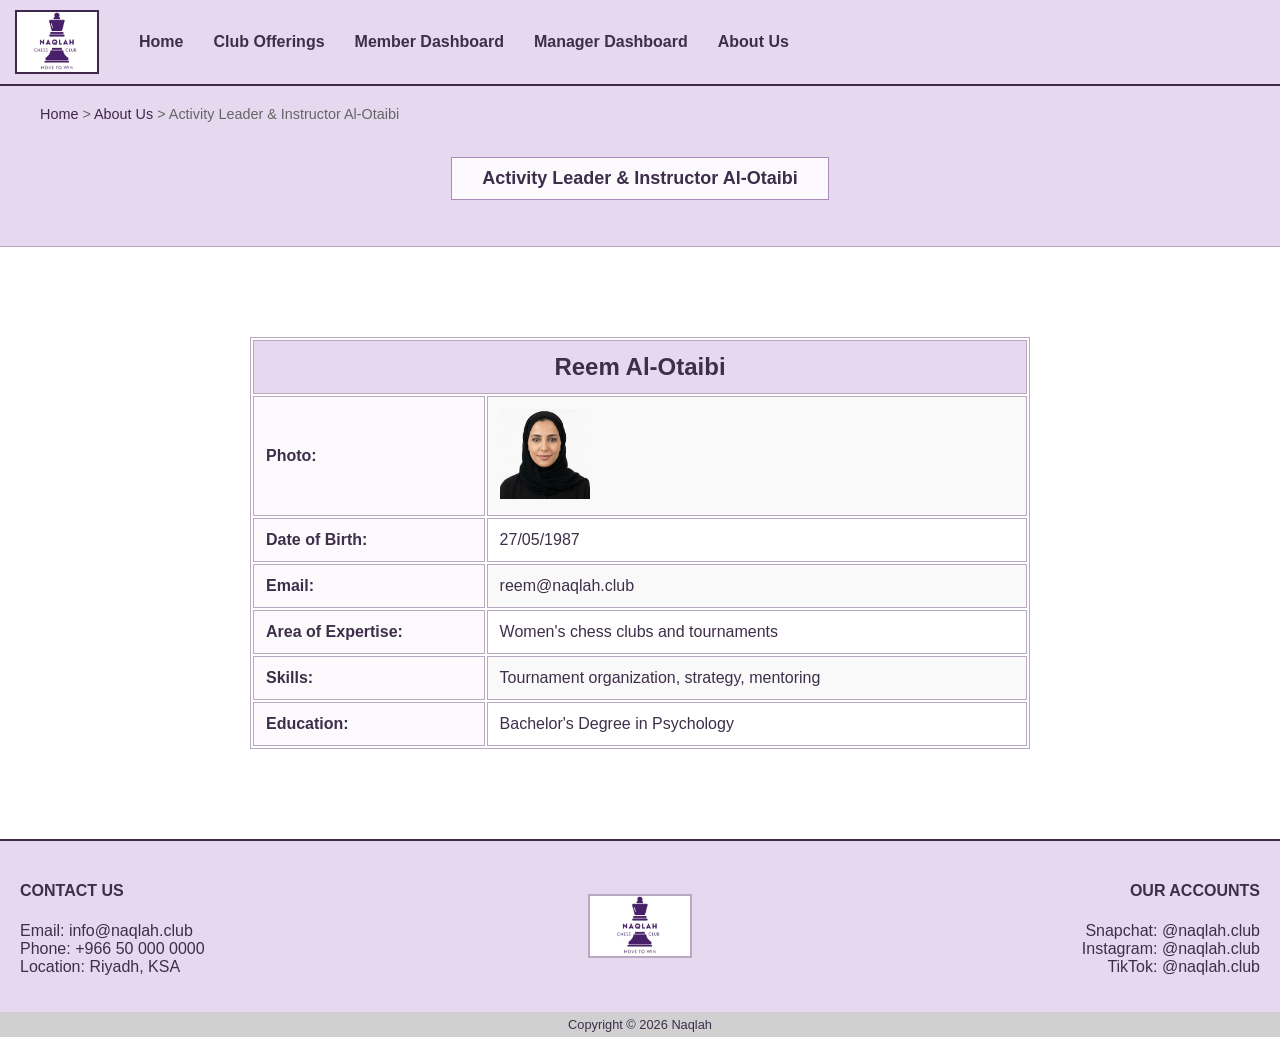
<file: instructor6.html>
<!DOCTYPE html>
<html lang="en">
<head>
    <meta charset="UTF-8">
    <title>Reem Al-Otaibi - Naqlah Chess Club</title>
    <link rel="stylesheet" href="style.css">
</head>
<body>
    <header>
        <div class="logo-container">
            <img src="images/logo.png" alt="Naqlah Chess Club logo">
        </div>
        <nav>
            <ul>
                <li><a href="index.html">Home</a></li>
                <li><a href="offerings.html">Club Offerings</a></li>
                <li><a href="member_dashboard.html">Member Dashboard</a></li>
                <li><a href="manager_dashboard.html">Manager Dashboard</a></li>
                <li><a href="About_us.html">About Us</a></li>
            </ul>
        </nav>
    </header>

<div class="page-header">

    <div class="breadcrumbs">
        <a href="index.html">Home</a> &gt;
        <a href="About_us.html">About Us</a> &gt;
        Activity Leader & Instructor Al-Otaibi
    </div>

    <h1 class="page-title">
        Activity Leader & Instructor Al-Otaibi
    </h1>

</div>

<main>

    <div class="profile-section">

        <table class="profile-table">

            <tr>
                <th class="profile-title" colspan="2">Reem Al-Otaibi</th>
            </tr>

            <tr class="even-row">
                <th>Photo:</th>
                <td>
                    <img src="images/instructor6_photo.jpg"
                         alt="Reem Al-Otaibi Photo"
                         class="profile-photo">
                </td>
            </tr>

            <tr>
                <th>Date of Birth:</th>
                <td>27/05/1987</td>
            </tr>

            <tr class="even-row">
                <th>Email:</th>
                <td>reem@naqlah.club</td>
            </tr>

            <tr>
                <th>Area of Expertise:</th>
                <td>Women's chess clubs and tournaments</td>
            </tr>

            <tr class="even-row">
                <th>Skills:</th>
                <td>Tournament organization, strategy, mentoring</td>
            </tr>

            <tr>
                <th>Education:</th>
                <td>Bachelor's Degree in Psychology</td>
            </tr>

        </table>

    </div>

</main>

 <footer>
        <div class="footer-col">
            <h2>CONTACT US</h2>
            <ul class="contact-list">
                <li>Email: info@naqlah.club</li>
                <li>Phone: +966 50 000 0000</li>
                <li>Location: Riyadh, KSA</li>
            </ul>
        </div>
        <div class="footer-col footer-logo">
            <div><img src="images/logo.png" alt="Naqlah Chess Club logo"></div>
        </div>
        <div class="footer-col footer-right">
            <h2>OUR ACCOUNTS</h2>
            <ul class="social-list">
                <li>Snapchat: @naqlah.club</li>
                <li>Instagram: @naqlah.club</li>
                <li>TikTok: @naqlah.club</li>
            </ul>
        </div>
    </footer>
    <div class="copyright">
        Copyright &copy; 2026 Naqlah
    </div>
        <script src="theme.js"></script>

</body>
</html>
</file>
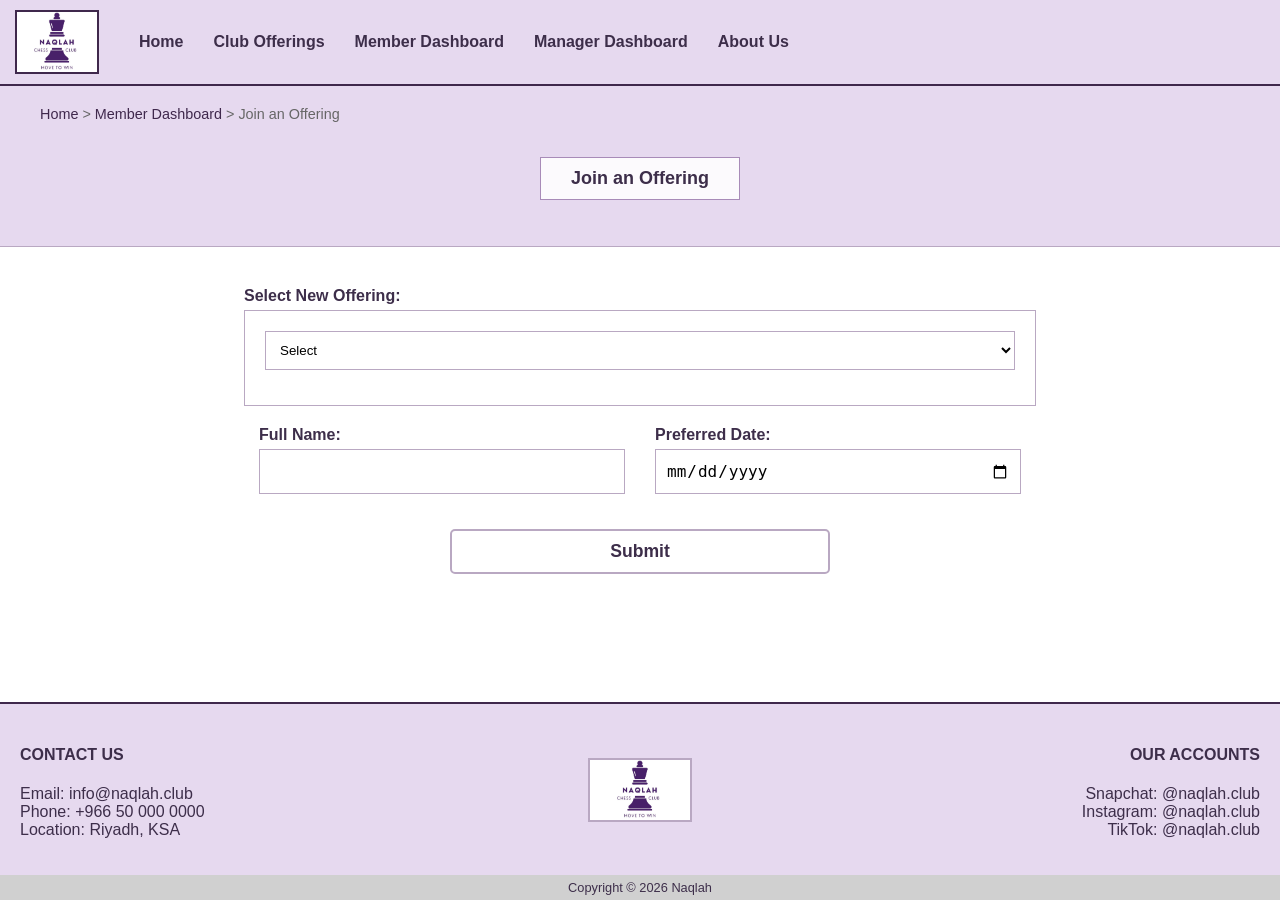
<file: Join_an_Offering.html>
<!DOCTYPE html>
<html lang="en">
<head>
    <meta charset="UTF-8">
<title>Join an Offering - Naqlah Chess Club</title>
    <link rel="stylesheet" href="style.css">
</head>
<body class="member-pages">
    <header>
        <div class="logo-container">
            <img src="images/logo.png" alt="Naqlah Chess Club logo">
        </div>
        <nav>
            <ul>
                <li><a href="index.html">Home</a></li>
                <li><a href="offerings.html">Club Offerings</a></li>
                <li><a href="member_dashboard.html">Member Dashboard</a></li>
                <li><a href="manager_dashboard.html">Manager Dashboard</a></li>
                <li><a href="About_us.html">About Us</a></li>
            </ul>
        </nav>
    </header>

    <div class="page-header">
        <div class="breadcrumbs">
            <a href="index.html">Home</a> &gt; <a href="member_dashboard.html">Member Dashboard</a> &gt; Join an Offering
        </div>
        <h1 class="page-title">Join an Offering</h1>
    </div>

    <main>
        <div class="form-container">
            <form id="joinOfferingForm" action="#" method="POST" novalidate onsubmit="return submitJoinRequest();">
                
                <label for="offeringSelect">Select New Offering:</label>
                <div class="select-box-container">
                    <select id="offeringSelect" name="offering" required>
                        <option value="" disabled selected>Select</option>
                        <option value="Chess Strategy Class">Chess Strategy Class</option>
                        <option value="Chess Tournament">Chess Tournament</option>
                        <option value="Game Analysis Session">Game Analysis Session</option>
                        <option value="Time Management Training">Time Management Training</option>
                        <option value="Advanced Tactics Masterclass">Advanced Tactics Masterclass</option>
                        <option value="Winter Blitz Chess Championship">Winter Blitz Chess Championship</option>
                    </select>
                </div>

                <div class="form-row">
                    <div class="form-col">
                        <label for="fullName">Full Name:</label>
                        <input type="text" id="fullName" name="fullName" required>
                    </div>
                    <div class="form-col">
                        <label for="preferredDate">Preferred Date:</label>
                        <input type="date" id="preferredDate" name="preferredDate" required>
                    </div>
                </div>

                <div class="submit-btn-container">
                    <input type="submit" value="Submit" class="submit-btn">
                </div>
            </form>
        </div>

        <div id="joinRequestList" class="new-requests-section"></div>
    </main>

    <footer>
        <div class="footer-col">
            <h2>CONTACT US</h2>
            <ul class="contact-list">
                <li>Email: info@naqlah.club</li>
                <li>Phone: +966 50 000 0000</li>
                <li>Location: Riyadh, KSA</li>
            </ul>
        </div>
        <div class="footer-col footer-logo">
            <div><img src="images/logo.png" alt="Naqlah Chess Club logo" ></div>
        </div>
        <div class="footer-col footer-right">
            <h2>OUR ACCOUNTS</h2>
            <ul class="social-list">
                <li>Snapchat: @naqlah.club</li>
                <li>Instagram: @naqlah.club</li>
                <li>TikTok: @naqlah.club</li>
            </ul>
        </div>
    </footer>
    <div class="copyright">
        Copyright &copy; 2026 Naqlah
    </div>
    <script src="Member_js.js"></script>
        <script src="theme.js"></script>

</body>
</html>
</file>
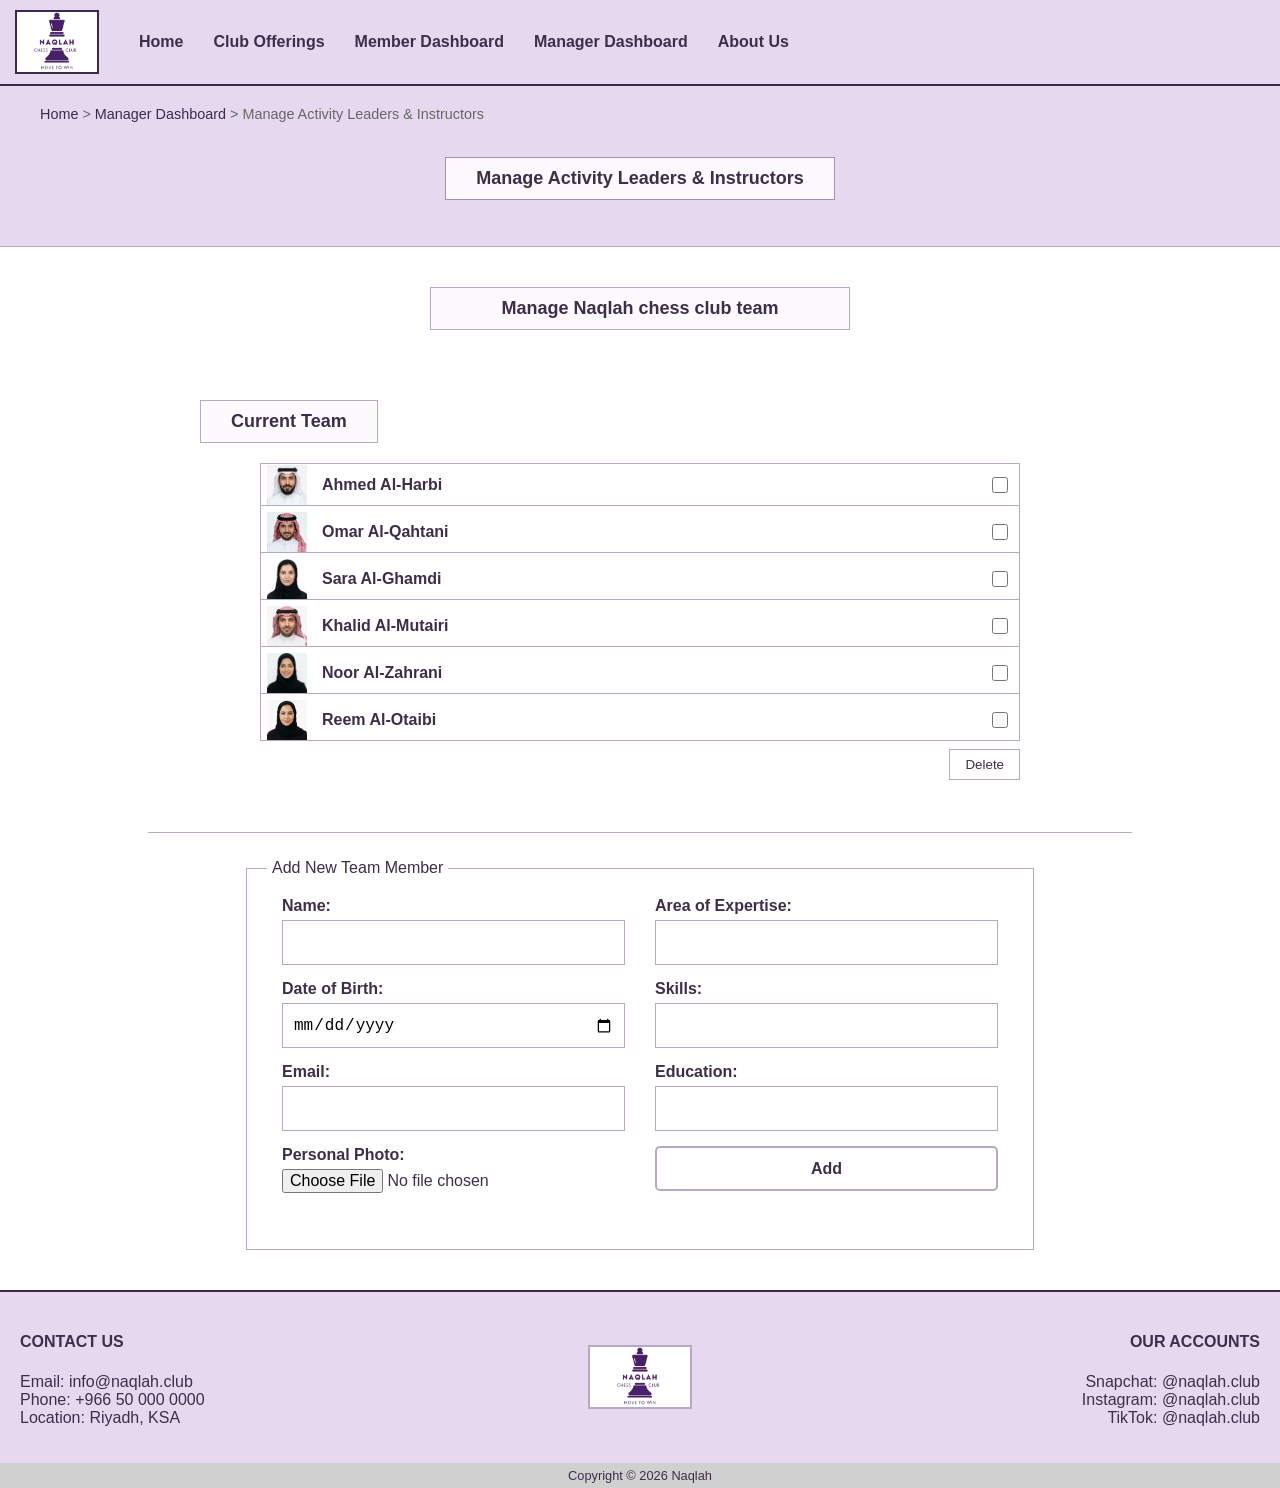
<file: manage_activity_leaders.html>
<!DOCTYPE html>
<html lang="en">
<head>
    <meta charset="UTF-8">
    <title>Manage Activity Leaders &amp; Instructors - Naqlah Chess Club</title>
    <link rel="stylesheet" href="style.css">
    <script src="manager_js.js"></script>
</head>

<body onload="displayTeam()">
    <header>
        <div class="logo-container">
            <img src="images/logo.png" alt="Naqlah Chess Club logo">
        </div>
        <nav>
            <ul>
                <li><a href="index.html">Home</a></li>
                <li><a href="offerings.html">Club Offerings</a></li>
                <li><a href="member_dashboard.html">Member Dashboard</a></li>
                <li><a href="manager_dashboard.html">Manager Dashboard</a></li>
                <li><a href="About_us.html">About Us</a></li>
            </ul>
        </nav>
    </header>

    <div class="page-header">
        <div class="breadcrumbs">
            <a href="index.html">Home</a> &gt; <a href="manager_dashboard.html">Manager Dashboard</a> &gt; Manage Activity Leaders &amp; Instructors
        </div>
            <h1 class="page-title">Manage Activity Leaders &amp; Instructors</h1>
    </div>
    
<main> 
  <p class="manager-intro">Manage Naqlah chess club team</p>
    <section class="manager-team-section">
         <h2 class="manager-section-label">Current Team</h2>

         <form id="deleteTeamForm" action="#" method="post" onsubmit="return deleteMembers();">
             <div class="manager-team-list" id="teamList"></div>
                
             <div class="manager-delete-row"><button type="submit" class="manager-delete-btn">Delete</button></div>
         </form>
    </section>

    <hr class="manager-divider">

            <div class="form-container">

            <form id="addTeamForm" action="#" method="post" novalidate onsubmit="return addTeamMember();">
                <fieldset>
                    <legend>Add New Team Member</legend>

                    <div class="form-row">

                        <div class="form-col">

                            <label for="name">Name:</label>
                            <input type="text" id="name" name="name" required>

                            <label for="birth">Date of Birth:</label>
                            <input type="date" id="birth" name="birth" required>

                            <label for="email">Email:</label>
                            <input type="email" id="email" name="email" required>

                            <label for="photo">Personal Photo:</label>
                            <input type="file" id="photo" name="photo" accept="image/*" required>

                        </div>

                        <div class="form-col">

                            <label for="expertise">Area of Expertise:</label>
                            <input type="text" id="expertise" name="expertise" required>

                            <label for="skills">Skills:</label>
                            <input type="text" id="skills" name="skills" required>

                             <label for="education">Education:</label>
                            <input type="text" id="education" name="education" required>

                            <input type="submit" value="Add" class="submit-btn">

                         </div>

                     </div>

              </fieldset>

    </form>

</div>
</main>

<footer>
     <div class="footer-col">
            <h2>CONTACT US</h2>
            <ul class="contact-list">
                <li>Email: info@naqlah.club</li>
                <li>Phone: +966 50 000 0000</li>
                <li>Location: Riyadh, KSA</li>
            </ul>
        </div>
        <div class="footer-col footer-logo">
            <div><img src="images/logo.png" alt="Naqlah Chess Club logo" ></div>
        </div>
        <div class="footer-col footer-right">
            <h2>OUR ACCOUNTS</h2>
         <ul class="social-list">
              <li>Snapchat: @naqlah.club</li>
                <li>Instagram: @naqlah.club</li>
                <li>TikTok: @naqlah.club</li>
           </ul>
     </div>
</footer>

      <div class="copyright">
        Copyright &copy; 2026 Naqlah
      </div>
    <script src="theme.js"></script>

</body>
</html>
</file>
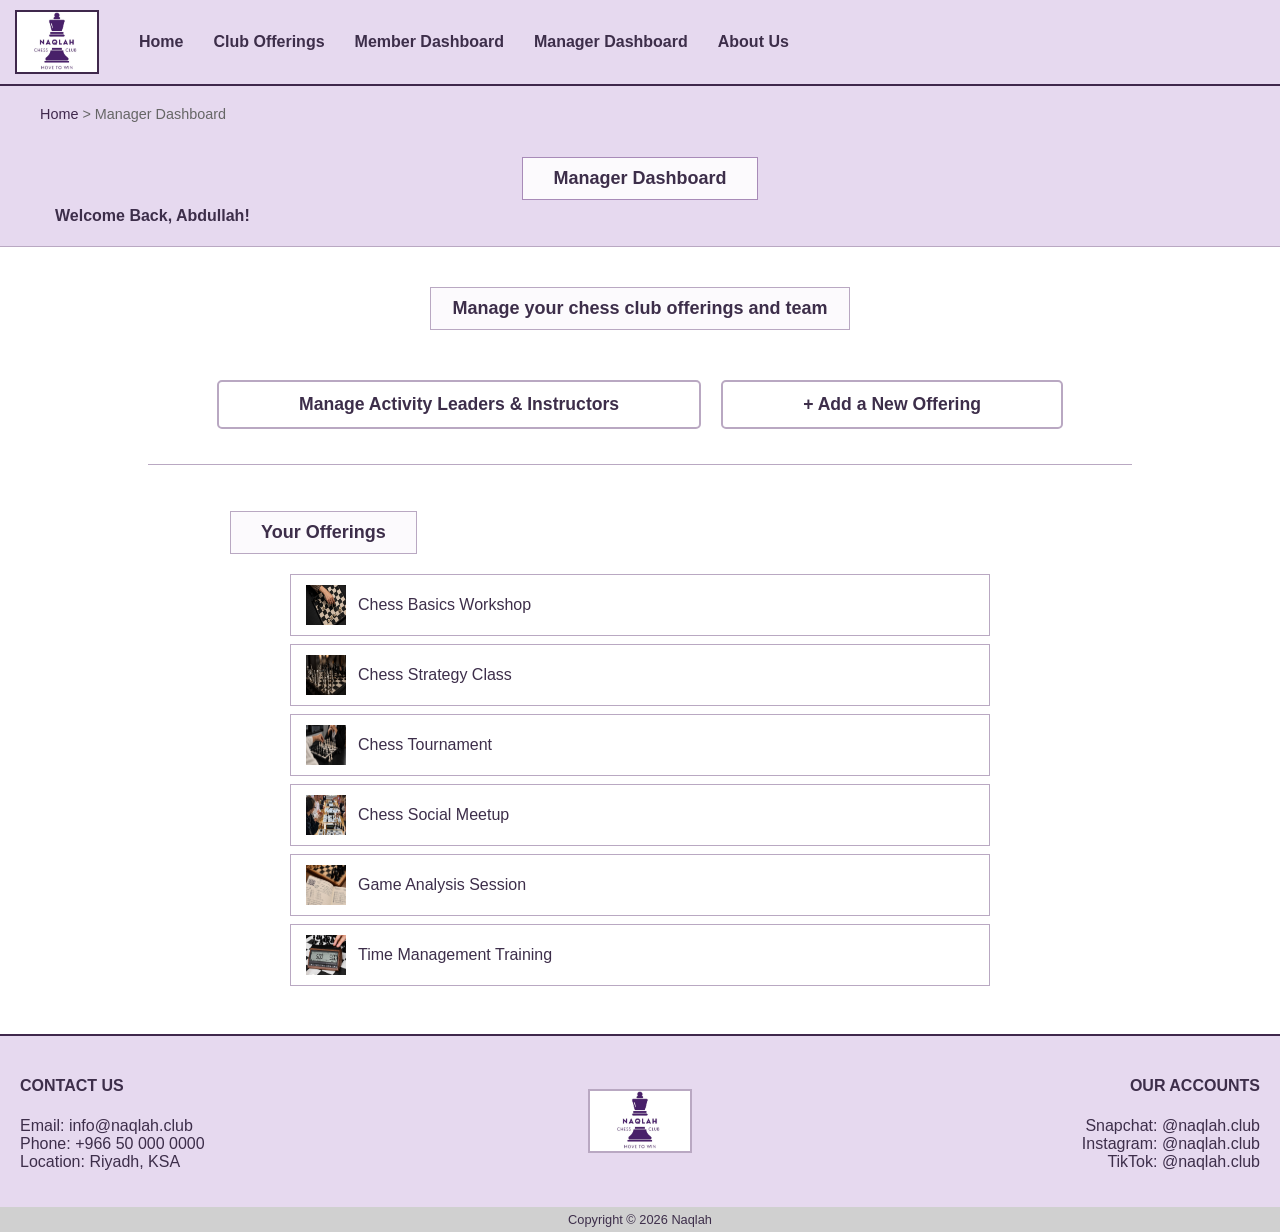
<file: manager_dashboard.html>
<!DOCTYPE html>
<html lang="en">
<head>
    <meta charset="UTF-8">
    <title>Manager Dashboard - Naqlah Chess Club</title>
    <link rel="stylesheet" href="style.css">
    <script src="manager_js.js"></script>
</head>

<body onload="displayManagerOfferings()">
    <header>
        <div class="logo-container">
            <img src="images/logo.png" alt="Naqlah Chess Club logo">
        </div>
        <nav>
            <ul>
                <li><a href="index.html">Home</a></li>
                <li><a href="offerings.html">Club Offerings</a></li>
                <li><a href="member_dashboard.html">Member Dashboard</a></li>
                <li><a href="manager_dashboard.html">Manager Dashboard</a></li>
                <li><a href="About_us.html">About Us</a></li>
            </ul>
        </nav>
    </header>

    <div class="page-header">
        <div class="breadcrumbs">
            <a href="index.html">Home</a> &gt; Manager Dashboard
        </div>
        <h1 class="page-title">Manager Dashboard</h1>
        <p class="welcome-text">Welcome Back, Abdullah!</p>
    </div>

    <main>
       <h2 class="manager-intro">Manage your chess club offerings and team</h2>

        <div class="manager-actions">
            <a class="manager-action-link" href="manage_activity_leaders.html">Manage Activity Leaders &amp; Instructors</a>
            <a class="manager-action-link" href="add_offering.html">+ Add a New Offering</a>
        </div>

        <hr class="manager-divider">

        <section class="manager-offerings">
            <h2 class="manager-section-label">Your Offerings</h2>

            <div class="manager-offering-item">
                <img src="images/chess-basics1.jpg" alt="Chess Basics Workshop">Chess Basics Workshop</div>

            <div class="manager-offering-item">
                <img src="images/chess-strategy1.jpg" alt="Chess Strategy Class">Chess Strategy Class</div>

            <div class="manager-offering-item">
                <img src="images/chess-tournament1.jpg" alt="Chess Tournament">Chess Tournament</div>

            <div class="manager-offering-item">
                <img src="images/Chess-Social-Meetup.jpg" alt="Chess Social Meetup">Chess Social Meetup</div>

            <div class="manager-offering-item">
                <img src="images/Game-Analysis-Sessionb.jpg" alt="Game Analysis Session">Game Analysis Session</div>

            <div class="manager-offering-item">
                <img src="images/Time-Management-Training.jpg" alt="Time Management Training">
                Time Management Training
            </div>

            <div id="newOfferingsList"></div>
        </section>
    </main>

    <footer>
        <div class="footer-col">
            <h2>CONTACT US</h2>
            <ul class="contact-list">
                <li>Email: info@naqlah.club</li>
                <li>Phone: +966 50 000 0000</li>
                <li>Location: Riyadh, KSA</li>
            </ul>
        </div>
        <div class="footer-col footer-logo">
            <div><img src="images/logo.png" alt="Naqlah Chess Club logo" ></div>
        </div>
        <div class="footer-col footer-right">
            <h2>OUR ACCOUNTS</h2>
            <ul class="social-list">
                <li>Snapchat: @naqlah.club</li>
                <li>Instagram: @naqlah.club</li>
                <li>TikTok: @naqlah.club</li>
            </ul>
        </div>
    </footer>

      <div class="copyright">
        Copyright &copy; 2026 Naqlah
      </div>
    <script src="theme.js"></script>

</body>
</html>
</file>
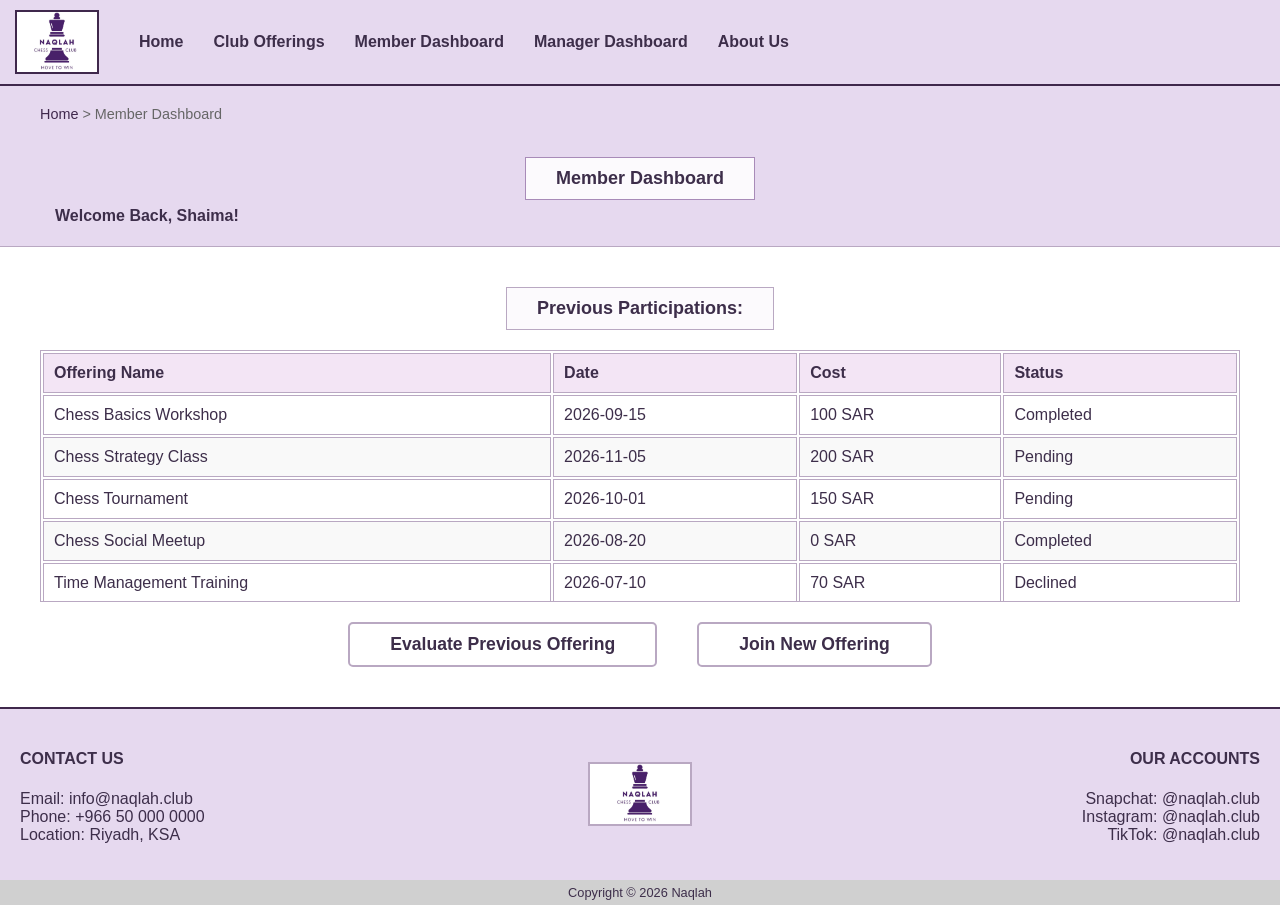
<file: member_dashboard.html>
<!DOCTYPE html>
<html lang="en">
<head>
    <meta charset="UTF-8">
<title>Member Dashboard - Naqlah Chess Club</title>
    <link rel="stylesheet" href="style.css">
</head>
<body class="member-pages">
    <header>
        <div class="logo-container">
            <img src="images/logo.png" alt="Naqlah Chess Club logo">
        </div>
        <nav>
             <ul>
                <li><a href="index.html">Home</a></li>
                <li><a href="offerings.html">Club Offerings</a></li>
                <li><a href="member_dashboard.html">Member Dashboard</a></li>
                <li><a href="manager_dashboard.html">Manager Dashboard</a></li>
                <li><a href="About_us.html">About Us</a></li>
            </ul>
        </nav>
    </header>

    <div class="page-header">
        <div class="breadcrumbs">
            <a href="index.html">Home</a> &gt; Member Dashboard
        </div>

        <h1 class="page-title">Member Dashboard</h1>

        <p class="welcome-text">
            Welcome Back, Shaima!
        </p>
    </div>

    <main>
        <h2 class="section-subtitle">Previous Participations:</h2>

        <div class="table-scroll">
            <table>
                <thead>
                    <tr>
                        <th>Offering Name</th>
                        <th>Date</th>
                        <th>Cost</th>
                        <th>Status</th>
                    </tr>
                </thead>

                <tbody>
                    <tr>
                        <td>Chess Basics Workshop</td>
                        <td>2026-09-15</td>
                        <td>100 SAR</td>
                        <td>Completed</td>
                    </tr>

                    <tr class="even-row">
                        <td>Chess Strategy Class</td>
                        <td>2026-11-05</td>
                        <td>200 SAR</td>
                        <td>Pending</td>
                    </tr>

                    <tr>
                        <td>Chess Tournament</td>
                        <td>2026-10-01</td>
                        <td>150 SAR</td>
                        <td>Pending</td>
                    </tr>

                    <tr class="even-row">
                        <td>Chess Social Meetup</td>
                        <td>2026-08-20</td>
                        <td>0 SAR</td>
                        <td>Completed</td>
                    </tr>

                    <tr>
                        <td>Time Management Training</td>
                        <td>2026-07-10</td>
                        <td>70 SAR</td>
                        <td>Declined</td>
                    </tr>

                    <tr class="even-row">
                        <td>Game Analysis Session</td>
                        <td>2026-09-28</td>
                        <td>80 SAR</td>
                        <td>Completed</td>
                    </tr>
                </tbody>
            </table>
        </div>

        <div class="dashboard-actions">
            <div class="dashboard-action-item">
                <a href="evaluate_offering.html"
                   class="action-btn"
>
                    Evaluate Previous Offering
                </a>
            </div>

            <div class="dashboard-action-item">
                <a href="Join_an_Offering.html"
                   class="action-btn"
>
                    Join New Offering
                </a>
            </div>
        </div>
    </main>

    <footer>
        <div class="footer-col">
            <h2>CONTACT US</h2>
            <ul class="contact-list">
                <li>Email: info@naqlah.club</li>
                <li>Phone: +966 50 000 0000</li>
                <li>Location: Riyadh, KSA</li>
            </ul>
        </div>

        <div class="footer-col footer-logo">
            <div>
                <img src="images/logo.png" alt="Naqlah Chess Club logo">
            </div>
        </div>

        <div class="footer-col footer-right">
            <h2>OUR ACCOUNTS</h2>
            <ul class="social-list">
                <li>Snapchat: @naqlah.club</li>
                <li>Instagram: @naqlah.club</li>
                <li>TikTok: @naqlah.club</li>
            </ul>
        </div>
    </footer>

    <div class="copyright">
        Copyright &copy; 2026 Naqlah
    </div>
        <script src="theme.js"></script>

</body>
</html>
</file>
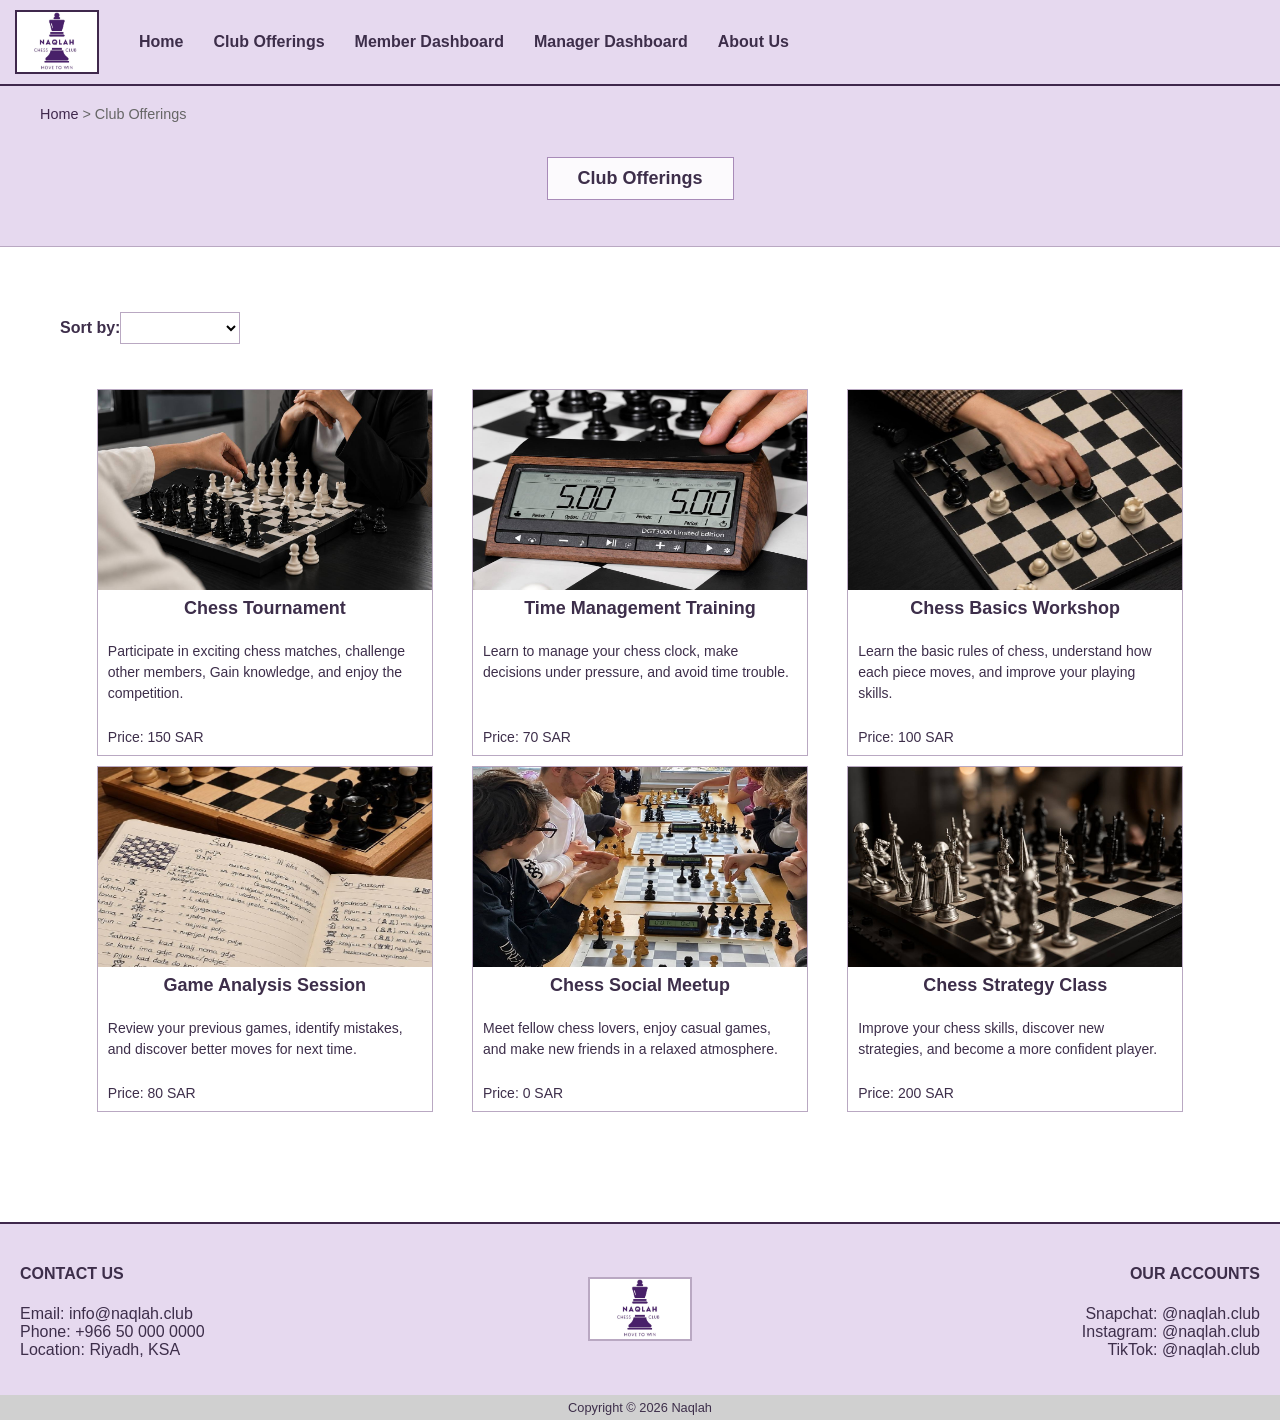
<file: offerings.html>
<!DOCTYPE html>
<html lang="en">
<head>
    <meta charset="UTF-8">
    <title> Club Offerings - Naqlah Chess Club</title>
    <link rel="stylesheet" href="style.css">
</head>
<body onload="randomOrder()">
        <header>
        <div class="logo-container">
            <img src="images/logo.png" alt="Naqlah Chess Club logo">
        </div>
        <nav>
            <ul>
                <li><a href="index.html">Home</a></li>
                <li><a href="offerings.html">Club Offerings</a></li>
                <li><a href="member_dashboard.html">Member Dashboard</a></li>
                <li><a href="manager_dashboard.html">Manager Dashboard</a></li>
                <li><a href="About_us.html">About Us</a></li>
            </ul>
        </nav>
    </header>

    <div class="page-header">
        <div class="breadcrumbs">
            <a href="index.html">Home</a> &gt; Club Offerings
        </div>
        <h1 class="page-title">Club Offerings</h1>
    </div>

    <main>
<div class="sort-container">
    <label for="sort-offerings">Sort by:</label>

    <select id="sort-offerings" name="sort-offerings" onchange="sortOfferings()">
        <option  value="" disabled selected></option>

        <optgroup label="Name">
            <option value="name-az">A-Z</option>
            <option value="name-za">Z-A</option>
        </optgroup>

        <optgroup label="Price">
            <option value="price-low">Low to High</option>
            <option value="price-high">High to Low</option>
        </optgroup>
    </select>
</div>

<section class="offerings-section">

    <div class="offerings-container">

        <div class="offering-card">
            <img src="images/chess-basics1.jpg" alt="Chess Basics Workshop">

            <h2>Chess Basics Workshop</h2>

            <p class="offering-description">
                Learn the basic rules of chess, understand how each piece moves, and improve your playing skills.
            </p>

            <p class="offering-price">Price: 100 SAR</p>
        </div>

        <div class="offering-card">
            <img src="images/chess-strategy1.jpg" alt="Chess Strategy Class">

            <h2>Chess Strategy Class</h2>

            <p class="offering-description">
                Improve your chess skills, discover new strategies, and become a more confident player.
            </p>

            <p class="offering-price">Price: 200 SAR</p>
        </div>

        <div class="offering-card">
            <img src="images/chess-tournament1.jpg" alt="Chess Tournament">

            <h2>Chess Tournament</h2>

            <p class="offering-description">
                Participate in exciting chess matches, challenge other members, Gain knowledge, and enjoy the competition.
            </p>

            <p class="offering-price">Price: 150 SAR</p>
        </div>

        <div class="offering-card">
            <img src="images/Chess-Social-Meetup.jpg" alt="Chess Social Meetup">

            <h2>Chess Social Meetup</h2>

            <p class="offering-description">
                Meet fellow chess lovers, enjoy casual games, and make new friends in a relaxed atmosphere.
            </p>

            <p class="offering-price">Price: 0 SAR</p>
        </div>

        <div class="offering-card">
            <img src="images/Game-Analysis-Sessionb.jpg" alt="Game Analysis Session">

            <h2>Game Analysis Session</h2>

            <p class="offering-description">
                Review your previous games, identify mistakes, and discover better moves for next time.
            </p>

            <p class="offering-price">Price: 80 SAR</p>
        </div>

        <div class="offering-card">
            <img src="images/Time-Management-Training.jpg" alt="Time Management Training">

            <h2>Time Management Training</h2>

            <p class="offering-description">
                Learn to manage your chess clock, make decisions under pressure, and avoid time trouble.
            </p>

            <p class="offering-price">Price: 70 SAR</p>
        </div>

    </div>

</section>   
    </main>

    <footer>
        <div class="footer-col">
            <h2>CONTACT US</h2>
            <ul class="contact-list">
                <li>Email: info@naqlah.club</li>
                <li>Phone: +966 50 000 0000</li>
                <li>Location: Riyadh, KSA</li>
            </ul>
        </div>
        <div class="footer-col footer-logo">
            <div><img src="images/logo.png" alt="Naqlah Chess Club logo" ></div>
        </div>
        <div class="footer-col footer-right">
            <h2>OUR ACCOUNTS</h2>
            <ul class="social-list">
                <li>Snapchat: @naqlah.club</li>
                <li>Instagram: @naqlah.club</li>
                <li>TikTok: @naqlah.club</li>
            </ul>
        </div>
    </footer>
    <div class="copyright">
        Copyright &copy; 2026 Naqlah
    </div>
        <script src="home-Offerings_js.js"></script>
    <script src="theme.js"></script>

</body>
</html>
</file>
<file: style.css>
:root {
    --primary-color: #3f284c;
    --secondary-color: #A88BB8;
    --light-bg: #FCFAFD;
    --gray-bg: #E6D9EF;
    --text-color: #3D2E4A;
    --border-color: #B9A8C2;
}

body {
    font-family: Arial, sans-serif;
    margin: 0;
    padding: 0;
    color: var(--text-color);
    display: flex;
    flex-direction: column;
    min-height: 100vh;
}

header {
    background-color: var(--gray-bg);
    padding: 10px 15px;
    display: flex;
    align-items: center;
    border-bottom: 2px solid var(--primary-color);
}

.logo-container {
    width: 80px;
    height: 60px;
    border: 2px solid var(--primary-color);
    display: flex;
    justify-content: center;
    align-items: center;
    background-color: white;
    margin-right: 40px;
}

.logo-container img {
    height: 100%;
    width: auto;
}

.footer-logo div img {
    height: 100%;
    width: auto;
}

nav ul {
    list-style-type: none;
    display: flex;
    margin: 0;
    padding: 0;
}

nav li {
    margin-right: 30px;
}

nav a {
    text-decoration: none;
    color: var(--text-color);
    font-weight: bold;
}

nav a:hover {
    color: var(--secondary-color);
}

/* Page Header */

.page-header {
    position: relative;
    background-color: var(--gray-bg);
    padding: 20px 40px;
    border-bottom: 1px solid var(--border-color);
    height: 120px;
    text-align: center;
    
    
}

.breadcrumbs {
    font-size: 0.9em;
    color: #666;
    margin-bottom: 15px;
    text-align: left;
}

.breadcrumbs a {
    color: var(--primary-color);
    text-decoration: none;
}

.page-title {
    
    text-align: center;
    background-color: var(--light-bg);
    border: 1px solid var(--secondary-color);
    padding: 10px 30px;
    margin: 20px 0;
    display: inline-block;
    font-size: 18px;
    font-weight: bold;
}

/*Dashboard Greeting */
.welcome-text {
    font-size: 1em;
    font-weight: bold;
    margin-top: 20px;
    position: absolute;
    left: 5px;
    top: 50%;
    transform: translateY(-50%);
    margin: 50px;
    text-align: left;
}

/* Main */

main {
   text-align: center; 
    padding: 40px;
    flex-grow: 1;
    background-color: white;
}

footer h2 {
    font-size: 1em;
    margin: 1.33em 0;
}

.form-container {
    display: inline-block;
    text-align: left;
    max-width: 800px;
    width: 66%; 
}

label {
    display: block;
    margin-bottom: 5px;
    font-weight: bold;
}

/* Form Elements */

input[type="text"],
input[type="email"],
input[type="date"],
select,
textarea {
    width: 100%;
    padding: 10px;
    margin-bottom: 20px;
    border: 1px solid var(--border-color);
    box-sizing: border-box;
    background-color: #fff;
}

textarea {
    resize: none;
}

.select-box-container {
    border: 1px solid var(--border-color);
    padding: 20px;
    margin-bottom: 20px;
    background-color: #fff;
}

.select-box-container select {
    margin-bottom: 15px;
}

.submit-btn-container {
    text-align: center;
    margin-top: 20px;
}

.submit-btn,
.action-btn {
    border-radius: 5px;
    padding: 10px 40px;
    background-color: white;
    border: 2px solid var(--border-color);
    cursor: pointer;
    font-size: 1.1em;
    font-weight: bold;
    color:var(--text-color);
}

.submit-btn:hover,
.action-btn:hover {
    background-color: var(--light-bg);
    border-color: var(--primary-color);
}

/* Section Titles */

.section-subtitle {
    text-align: center;
    background-color: var(--light-bg);
    padding: 10px 30px;
    margin: 0 0 20px;
    display: inline-block;
    font-size: 18px;
    border: 1px solid var(--border-color);
}

/* Tables */

table {
    width: 100%;
    margin-bottom: 20px;
}

th,
td {
    border: 1px solid var(--border-color);
    padding: 10px;
    text-align: left;
}

th {
    background-color: #f3e5f5;
}

.even-row {
    background-color: #f9f9f9eb;
}

/* Dashboard Actions */

.dashboard-actions {
    display: flex;
    justify-content: center;
}

.dashboard-action-item {
    margin: 0 20px;
}

/* Rating */

.rating-container {
    display: flex;
    border-top: 1px solid var(--border-color);
    border-left: 1px solid var(--border-color);
    border-right: 1px solid var(--border-color);
    border-bottom: 1px solid var(--border-color);
    overflow: hidden;
    margin-bottom: 20px;
}

.rating-container label {
    flex: 1;
    text-align: center;
    padding: 15px 0;
    margin: 0;
    cursor: pointer;
    background-color: #fff;
    font-weight: normal;
}

.rating-container .rating-divider {
    border-right: 1px solid var(--border-color);
}

.rating-container input[type="radio"] {
    position: absolute;
    opacity: 0;
}

.rating-container input[type="radio"]:checked + label {
    background-color: var(--secondary-color);
    color: white;
    font-weight: bold;
}

/* Form Layout */

.form-row {
    display: flex;
}

.form-col {
    flex: 1;
    margin: 0 15px;
}

/* GH ALA START */

.mission-box {
    display: inline-block;
    border: 1px solid var(--border-color);
    padding: 20px;
    margin-bottom: 20px;
    text-align: center;
}

.leaders-list {
    display: flex;
    width: 70%;
    margin: 0 15%;
    overflow: auto;
    border: 1px solid var(--border-color);
}

.leader-card {
    flex: 0 0 33.33%;
    box-sizing: border-box;
    text-align: center;
    border-right: 1px solid var(--border-color);
    padding-top: 15px;
}

.leader-card img {
    width: 150px;
    height: 130px;
}

.leader-card a {
    display: block;
    color: var(--primary-color);
}

hr {
    margin: 25px 0;
}

fieldset {
    border: 1px solid var(--border-color);
    padding: 20px;
}

legend {
    padding: 0 5px;
}

.form-col input {
    width: 100%;
    height: 45px;
    box-sizing: border-box;
    margin-bottom: 15px;
    font-size: 16px;
}

.profile-section {
    width: 65%;
    margin: 50px 17.5%;
}

.profile-table {
    width: 100%;
    border: 1px solid var(--border-color);
}

.profile-table th,
.profile-table td {
    border: 1px solid var(--border-color);
    padding: 12px;
}

.profile-table .profile-title {
    background-color: var(--gray-bg);
    text-align: center;
    font-size: 24px;
}

.profile-table th {
    width: 30%;
    background-color: var(--light-bg);
    text-align: left;
}

.profile-photo {
    width: 90px;
    height: 90px;
}

/* GH ALA END */

/* ANOUD START */

.hero-section {
    text-align: center;
    padding: 30px 20px;
    border-bottom: 1px solid var(--border-color);
}

.hero-image {
   width: 480px;
    height: 260px;
    margin: 0 0 10px;
}

.hero-section h2 {
    font-size: 24px;
    margin: 10px 0;
}

.hero-section p {
    width: 52%;
    margin: 10px 24% 20px;
    line-height: 1.6;
}

.explore-btn {
    display: inline-block;
    padding: 10px 40px;
    background-color: white;
    color: var(--text-color);
    border: 2px solid var(--border-color);
    text-decoration: none;
    cursor: pointer;
    font-weight: bold;
    border-radius: 5px;
}

.explore-btn:hover {
    background-color: var(--light-bg);
    border-color: var(--primary-color);
}

.featured-activities {
    text-align: center;
    padding: 20px 40px;
    border-bottom: 1px solid var(--border-color);
}

.activities-container {
    display: flex;
    flex-wrap: wrap;
    justify-content: space-between;

}

.activity-card {
    flex: 1 1 250px;
    box-sizing: border-box;
    text-align: center;
    padding: 10px;
    border: 1px solid white;
    margin: 0 15px 30px;
}

.activity-card img {
    width: 100%;
    height: 200px;
    display: block;
}

.activity-card h3 {
    font-size: 18px;
    margin: 10px 0;
}

.activity-card p {
    font-size: 14px;
    line-height: 1.5;
}

.activity-extra {
    display: none;
    padding: 10px;
    background-color: var(--gray-bg);
}

.activity-card:hover {
    border-color: var(--primary-color);
}

.activity-card:hover .activity-extra {
    display: block;
}

.chess-facts {
    text-align: center;
    padding: 20px 30px;
    border-bottom: 1px solid var(--border-color);
}

.facts-container {
    display: flex;
    flex-direction: row;
    justify-content: space-between;
    align-items: flex-start;
}

.fact-card {
    flex: 1;
    text-align: center;
    margin: 0 10px;
}

.fact-card img {
    width: 150px;
    height: 140px;
    border: 6px solid #333;
}

.fact-card h3 {
    font-size: 15px;
    margin: 2px 0 4px;
}

.fact-card p {
    font-size: 14px;
    line-height: 1.5;
    margin-top: 0;
}

.member-reviews {
    text-align: center;
    padding: 20px 30px 30px;
    margin-top: 0;
}

.member-reviews .section-subtitle {
    margin: 0 0 30px;
}

.reviews-container {
    display: flex;
    justify-content: center;
    align-items: stretch;
}

.review-card {
    text-align: left;
    flex: 0 1 160px;
    display: flex;
    flex-wrap: wrap;
    align-content: flex-start;
    align-items: flex-start;
    margin: 0 15px;
    padding: 10px;
    border: 1px solid var(--border-color);
    box-sizing: border-box;
}

.review-card img {
    width: 45px;
    height: 45px;
}

.review-content {
    flex: 1;
    text-align: center;
}

.review-content h3 {
    font-size: 12px;
    margin: 0 0 5px;
}

.review-rating {
    font-size: 12px;
    font-weight: bold;
    margin: 0;
}

.review-rating span {
    color: #cccccc;
}

.review-rating .active {
    color: #222222;
}

.review-text {
    width: 100%;
    font-size: 11px;
    line-height: 1.4;
    margin: 5px 0 0;
}

.sort-container {
    display: flex;
    align-items: center;
    padding: 25px 20px;
}

.sort-container label {
    display: inline;
    margin: 0;
    font-weight: bold;
}

.sort-container select {
    margin-left: 10px;
    width: 120px;
    padding: 6px 10px;
    margin: 0;
    border: 1px solid var(--border-color);
    background-color: white;
    font-size: 14px;
}

.offerings-section {
    padding: 20px 40px 60px;
}

.offerings-container {
    display: flex;
    flex-wrap: wrap;
    justify-content: space-between;
}

.offering-card {
    text-align: left;
    width: 30%;
    box-sizing: border-box;
    border: 1px solid var(--border-color);
    display: flex;
    flex-direction: column;
    background-color: white;
    margin: 0 1.5% 10px;
}

.offering-card img {
    width: 100%;
    height: 200px;
    display: block;
}

.offering-card h2 {
    font-size: 18px;
    text-align: center;
    margin: 8px 5px 12px;
}

.offering-description {
    font-size: 14px;
    line-height: 1.5;
    margin: 10px;
    flex-grow: 1;
}

.offering-price {
    font-size: 14px;
    margin: 0 10px 10px;
    padding-top: 15px;
}

/* ANOUD END */

/* Footer */

footer {
    background-color: var(--gray-bg);
    padding: 20px;
    border-top: 2px solid var(--primary-color);
    display: flex;
    justify-content: space-between;
    align-items: center;
}

.footer-col {
    flex: 1;
}

.footer-logo {
    display: flex;
    justify-content: center;
}

.footer-logo div {
    width: 100px;
    height: 60px;
    border: 2px solid var(--border-color);
    display: flex;
    align-items: center;
    justify-content: center;
    background: white;
}

.contact-list,
.social-list {
    list-style-type: none;
    padding: 0;
}

.copyright {
    text-align: center;
    width: 100%;
    background-color: #d0d0d0;
    padding: 5px 0;
    font-size: 0.8em;
}

/* JANA START */

.manager-actions {
    display: flex;
    justify-content: center;
    margin: 25px 0 35px;
}

.manager-action-link {
    display: inline-block;
    padding: 12px 80px;
    border: 2px solid var(--border-color);
    color: var(--text-color);
    background: #fff;
    text-decoration: none;
    text-align: center;
    font-size: 1.1em;
    font-weight: bold;
    margin: 0 10px;
    border-radius: 5px;
    color : var(--text-color);
}

.manager-action-link:hover,
.manager-delete-btn:hover {
    background: var(--light-bg);
    border-color: var(--primary-color);
}

.manager-offerings,
.manager-team-section,
.manager-form {
    display: inline-block;
    text-align: left;
    width: 72%
}

.manager-offerings {
    max-width: 700px;
}

.manager-team-section {
    max-width: 760px;
    margin-bottom: 26px;
}

.manager-offering-item {
    display: flex;
    align-items: center;
    padding: 10px 15px;
    margin-bottom: 8px;
    border: 1px solid var(--border-color);
    background: #fff;
}

.manager-offering-item img {
    width: 40px;
    height: 40px;
    margin-right: 12px;
}

.manager-intro {
    display: table;
    width: 35%;
    box-sizing: border-box;
    padding: 10px 10px;
    margin: 0 32.5% 50px;
    border: 1px solid var(--border-color);
    background: var(--light-bg);
    text-align: center;
    font-size: 18px;
    font-weight: bold;
}

.manager-section-label {
    display: table;
    padding: 10px 30px;
    margin: 20px -60px;
    border: 1px solid var(--border-color);
    background: var(--light-bg);
    font-size: 18px;
    font-weight: bold;
}

.manager-team-list {
    width: 100%;
    box-sizing: border-box;
    border-top: 1px solid var(--border-color);
    border-left: 1px solid var(--border-color);
    border-right: 1px solid var(--border-color);
}

.manager-team-row {
    display: flex;
    align-items: center;
    box-sizing: border-box;
    height: 42px;
    padding: 6px 6px;
    border-bottom: 1px solid var(--border-color);
}

.manager-team-row img {
    width: 40px;
    height: 40px;
    margin-right: 15px;
}

.manager-team-row .member-name {
    flex: 1;
}

.manager-team-row input[type="checkbox"] {
    width: 16px;
    height: 16px;
    margin: 0 5px;
}

.manager-delete-row {
    margin-top: 8px;
    text-align: right;
    border-radius: 5px;
}

.manager-delete-btn {
    padding: 7px 15px;
    border: 1px solid var(--border-color);
    background: #fff;
    cursor: pointer;
    color:var(--text-color);
}

.manager-divider {
    width: 82%;
    margin: 26px 9%;
    border: 0;
    border-top: 1px solid var(--border-color);
}

.manager-add-form {
    display: inline-block;
    text-align: left;
    width: 66%;
    max-width: 600px;
    
}

.manager-add-form label {
    display: block;
    width: 300px;
    margin: 0 0 7px -20px;
    font-weight: bold;
}

.manager-add-form input[type="text"],
.manager-add-form input[type="number"],
.manager-add-form textarea {
    box-sizing: border-box;
    width: 200%;
    padding: 7px 9px;
    margin: 0 0 20px;
}

.manager-add-form input[type="text"] {
    max-width: 360px;
}

.manager-add-form input[type="number"] {
    max-width: 100px;
}

.manager-add-form input[type="file"] {
    display: block;
    margin: 0 0 28px;
}

.manager-add-form textarea {
    display: block;
    height: 100px;
    max-width: 600px;
}

.submit-btn-container .submit-btn,
.manager-add-form .submit-btn {
    box-sizing: border-box;
    width: 50%;
    max-width: 380px;
    min-width: 240px;
}

.manager-add-form .submit-btn {
    border-radius: 5px;
    display: block;
    padding: 9px 20px;
    margin: 0 25%;
}

/* JANA END */

/* Shared page helpers */
.footer-right {
    text-align: right;
}

.action-btn {
    display: inline-block;
    text-decoration: none;
    color: var(--text-color);
}

.table-scroll {
    height: 250px;
    overflow: auto;
    border: 1px solid var(--border-color);
    margin-bottom: 20px;
}

.dashboard-action-item {
    text-align: center;
}


nav a:focus {
    background-color: var(--gray-bg);
    outline: 2px solid var(--primary-color);
}


.new-requests-section {
    width: 100%;
    max-width: 800px;
    margin: 30px auto 0;
    text-align: center;
}

.new-requests-table-wrap {
    width: 100%;
    margin-bottom: 20px;
}

.new-requests-table {
    width: 100%;
}

.rating-title {
    margin: 0 0 5px;
    font-weight: bold;
}


/* ================================= Responsive Web Design - Home Page ================================= */


.home-page img {
    max-width: 100%;
}

/*  Tablet and Smaller Screens  */

@media screen and (max-width: 768px) {


    .home-page header {
        flex-direction: column;
        align-items: center;
        padding: 15px 10px;
    }

    .home-page .logo-container {
        margin-right: 0;
        margin-bottom: 15px;
    }

    .home-page nav {
        width: 100%;
    }

    .home-page nav ul {
        flex-direction: column;
        align-items: center;
        padding: 0;
        gap: 10px;
    }

    .home-page nav li {
        margin: 5px 0;
    }

    .home-page nav a {
        display: block;
        padding: 5px;
    }


    .home-page .page-header {
        height: auto;
        padding: 15px 10px;
    }

    .home-page .page-title {
        margin: 10px 0;
    }

    /* Hero Section */

    .home-page .hero-image {
        width: 100%;
        height: auto;
    }

    .home-page .hero-section p {
        width: 90%;
        margin: 10px auto 20px;
    }

    /* Featured Activities */

    .home-page .featured-activities {
        padding: 20px;
    }

    .home-page .activities-container {
        justify-content: center;
        gap: 15px;
    }

    .home-page .activity-card {
        flex: 1 1 220px;
        margin: 0 0 20px;
    }

    /* Chess Facts */

    .home-page .facts-container {
        flex-wrap: wrap;
        justify-content: center;
        gap: 20px;
    }

    .home-page .fact-card {
        flex: 1 1 40%;
        margin: 0;
    }

    /* Member Reviews */

    .home-page .reviews-container {
        flex-wrap: wrap;
        justify-content: center;
        gap: 15px;
    }

    .home-page .review-card {
        flex: 1 1 220px;
        max-width: 320px;
        margin: 0;
    }

    /* Footer */

    .home-page footer {
        flex-direction: column;
        align-items: center;
        text-align: center;
        gap: 20px;
        padding: 20px 15px;
    }

    .home-page .footer-col {
        width: 100%;
        text-align: center;
    }

    .home-page .copyright {
        width: 100%;
        box-sizing: border-box;
    }

    .home-page .footer-logo div {
        width: 100px;
        height: 60px;
    }
}

/*  Mobile Screens  */

@media screen and (max-width: 480px) {

    /* Navigation */

    .home-page nav ul {
        gap: 5px;
    }

    .home-page nav li {
        margin: 3px 0;
    }

    .home-page nav a {
        padding: 8px;
    }

    /* Hero Section */

    .home-page .hero-section {
        padding: 20px 4%;
    }

    .home-page .hero-section h2 {
        font-size: 21px;
    }

    .home-page .hero-section p {
        width: 100%;
        font-size: 14px;
    }

    .home-page .explore-btn {
        padding: 10px 25px;
    }

    /*  activities, facts and reviews */

    .home-page .featured-activities,
    .home-page .chess-facts,
    .home-page .member-reviews {
        padding: 20px 4%;
    }

    .home-page .activities-container,
    .home-page .facts-container,
    .home-page .reviews-container {
        flex-direction: column;
        align-items: center;
    }

    .home-page .activity-card,
    .home-page .fact-card,
    .home-page .review-card {
        width: 100%;
        flex: 1 1 100%;
    }

    .home-page .activity-card {
        margin: 0 0 20px;
    }

    .home-page .fact-card {
        margin-bottom: 20px;
    }

    .home-page .review-card {
        max-width: 100%;
        margin-bottom: 15px;
    }

    .home-page .activity-card img {
        width: 100%;
        height: auto;
        max-height: 220px;
        object-fit: cover;
    }

    .home-page .fact-card img {
        height: auto;
    }


    .home-page .activity-extra {
        display: block;
    }
}

/* End Responsive Web Design */

/* Back to Top Button */

#backToTop {
    display: none;
    position: fixed;
    top: 20px;
    right: 20px;
    padding: 10px 20px;
    background-color: var(--primary-color);
    color: white;
    border: none;
    border-radius: 5px;
    cursor: pointer;
    font-weight: bold;
    z-index: 1000;
}

#backToTop:hover {
    background-color: var(--secondary-color);
}

/* Real-Time Clock */

.home-page .footer-logo {
    display: flex;
    flex-direction: column;
    align-items: center;
    justify-content: center;
    position: relative;
    top: 20px;
}

#clock {
    font-size: 20px;
    font-weight: bold;
    color: var(--text-color);
    margin-top: 12px;
}

/* Theme Button */

#themeToggle {
    padding: 10px 16px;
    border: 1px solid #A88BB8;
    border-radius: 6px;
    background-color: #F3EDF5;
    color: #30263A;
    font-weight: bold;
    cursor: pointer;
}

#themeToggle:hover {
    opacity: 0.85;
}


  /* ================================= Dark Theme ================================= */


/* Colors and page background */

body.dark-theme {
    --primary-color: #D3B5D9;
    --secondary-color: #AD89B8;
    --light-bg: #594563;
    --gray-bg: #594563;
    --text-color: #F9F2FA;
    --border-color: #AD89B8;

    background-color: #3D3048;
}

body.dark-theme main,
body.dark-theme .hero-section,
body.dark-theme .featured-activities,
body.dark-theme .chess-facts,
body.dark-theme .member-reviews {
    background-color: #3D3048;
    color: #F9F2FA;
}

/* Text */

body.dark-theme main h2,
body.dark-theme main h3,
body.dark-theme main p,
body.dark-theme label,
body.dark-theme legend {
    color: #F9F2FA;
}

body.dark-theme .breadcrumbs {
    color: #FFFFFF;
}

body.dark-theme .copyright {
    color: #000000;
}

/* Review rating numbers */

body.dark-theme .review-rating span {
    color: #AD89B8;
}

body.dark-theme .review-rating .active {
    color: #FFFFFF;
}

/* Form fields */

body.dark-theme input[type="text"],
body.dark-theme input[type="email"],
body.dark-theme input[type="date"],
body.dark-theme input[type="number"],
body.dark-theme select,
body.dark-theme select option,
body.dark-theme textarea {
    background-color: #594563;
    color: #F9F2FA;
    border-color: #AD89B8;
}

/* Boxes, tables and cards */

body.dark-theme th,
body.dark-theme td,
body.dark-theme .profile-table .profile-title,
body.dark-theme .select-box-container,
body.dark-theme .offering-card,
body.dark-theme .manager-offering-item,
body.dark-theme .manager-section-label,
body.dark-theme .manager-intro {
    background-color: #594563;
    color: #F9F2FA;
    border-color: #AD89B8;
}

body.dark-theme .offering-card h2,
body.dark-theme .offering-card p {
    color: #F9F2FA;
}

/* Rating numbers  */

body.dark-theme .rating-container label {
    background-color: #594563;
    color: #F9F2FA;
}

body.dark-theme .rating-container input[type="radio"]:checked + label {
    background-color: #AD89B8;
    color: #FFFFFF;
    font-weight: bold;
}

/* Buttons */

body.dark-theme button,
body.dark-theme input[type="submit"],
body.dark-theme .explore-btn,
body.dark-theme .submit-btn,
body.dark-theme .action-btn,
body.dark-theme .manager-action-link,
body.dark-theme .manager-delete-btn {
    background-color: #594563;
    color: #FFFFFF;
    border: 2px solid #D3B5D9;
}

body.dark-theme button:hover,
body.dark-theme input[type="submit"]:hover,
body.dark-theme .explore-btn:hover,
body.dark-theme .submit-btn:hover,
body.dark-theme .action-btn:hover,
body.dark-theme .manager-action-link:hover,
body.dark-theme .manager-delete-btn:hover {
    background-color: #AD89B8;
    color: #FFFFFF;
}


body.dark-theme #themeToggle {
    background-color: #F3EDF5;
    color: #30263A;
    border: 1px solid #A88BB8;
}

body.dark-theme #backToTop {
    background-color: var(--primary-color);
    color: #000000;
    border: none;
}

body.dark-theme #backToTop:hover {
    background-color: var(--secondary-color);
}

/* end Dark Theme */
</file>
